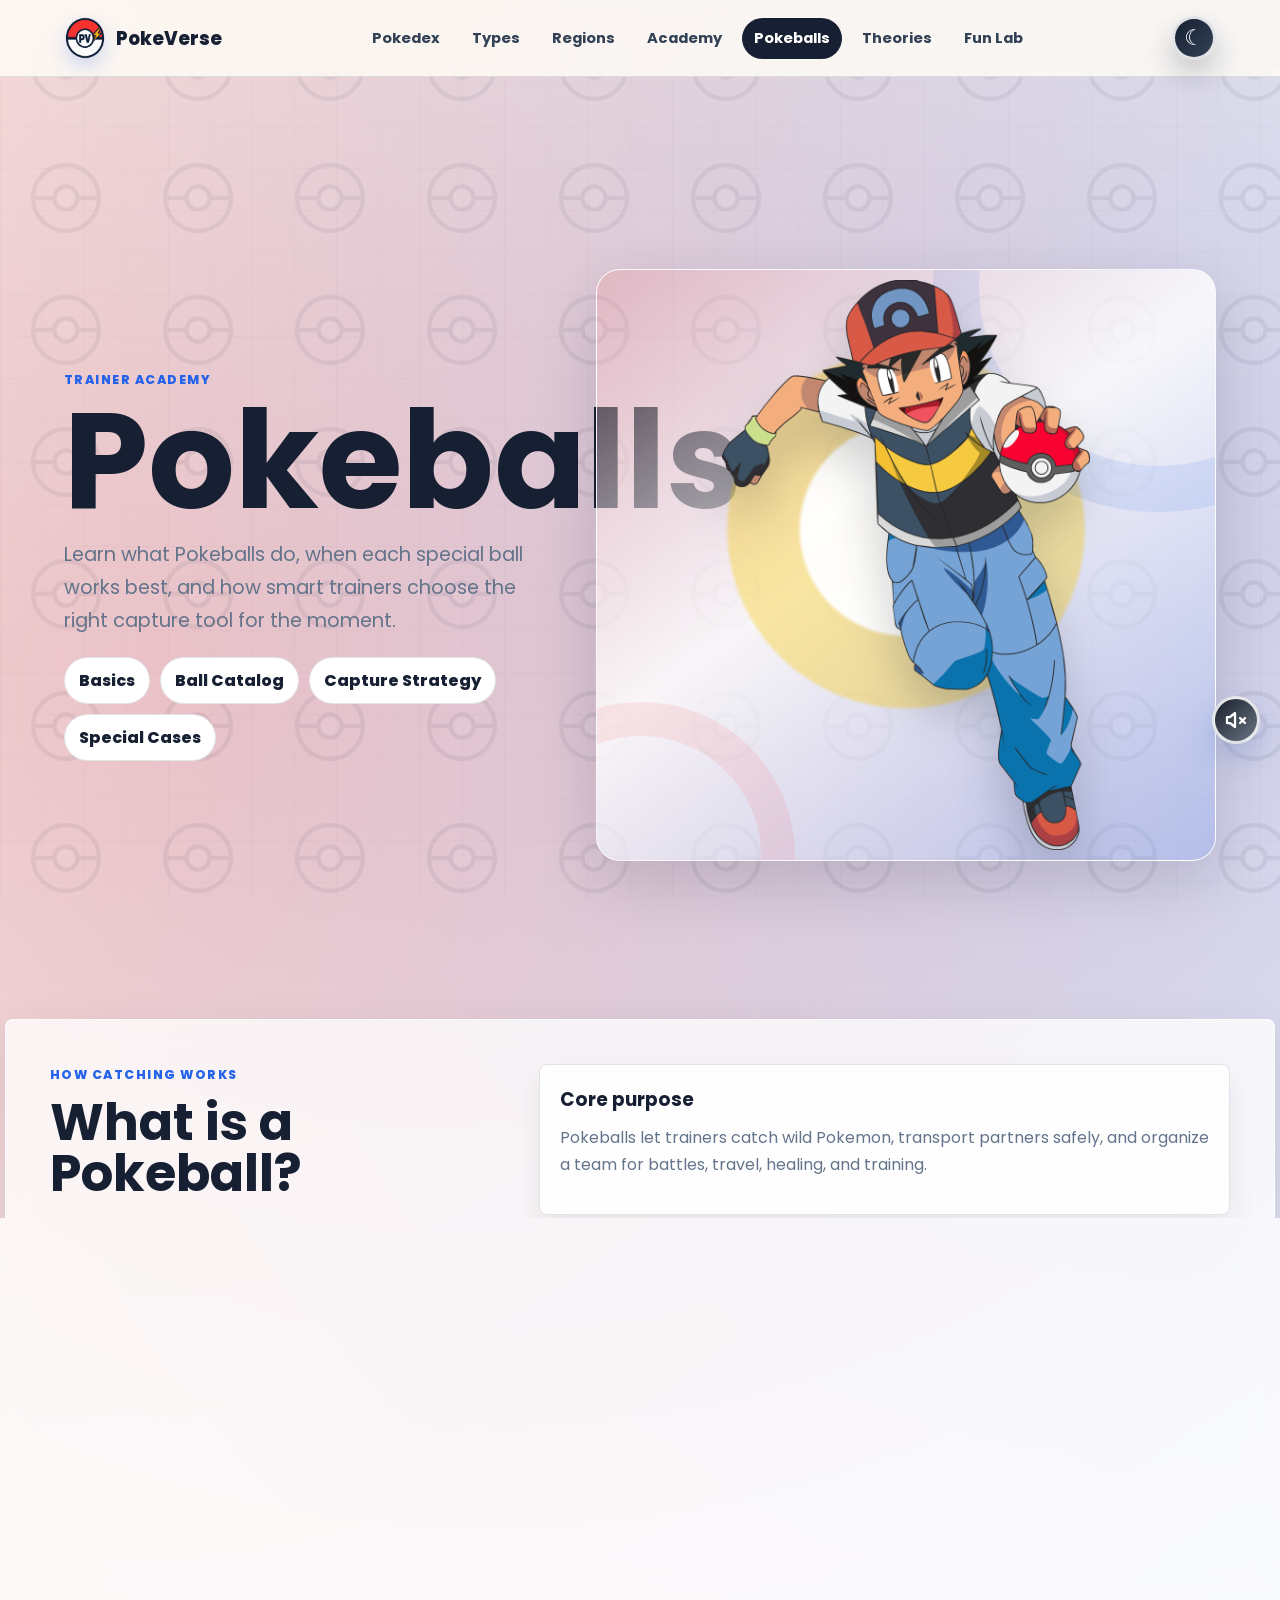
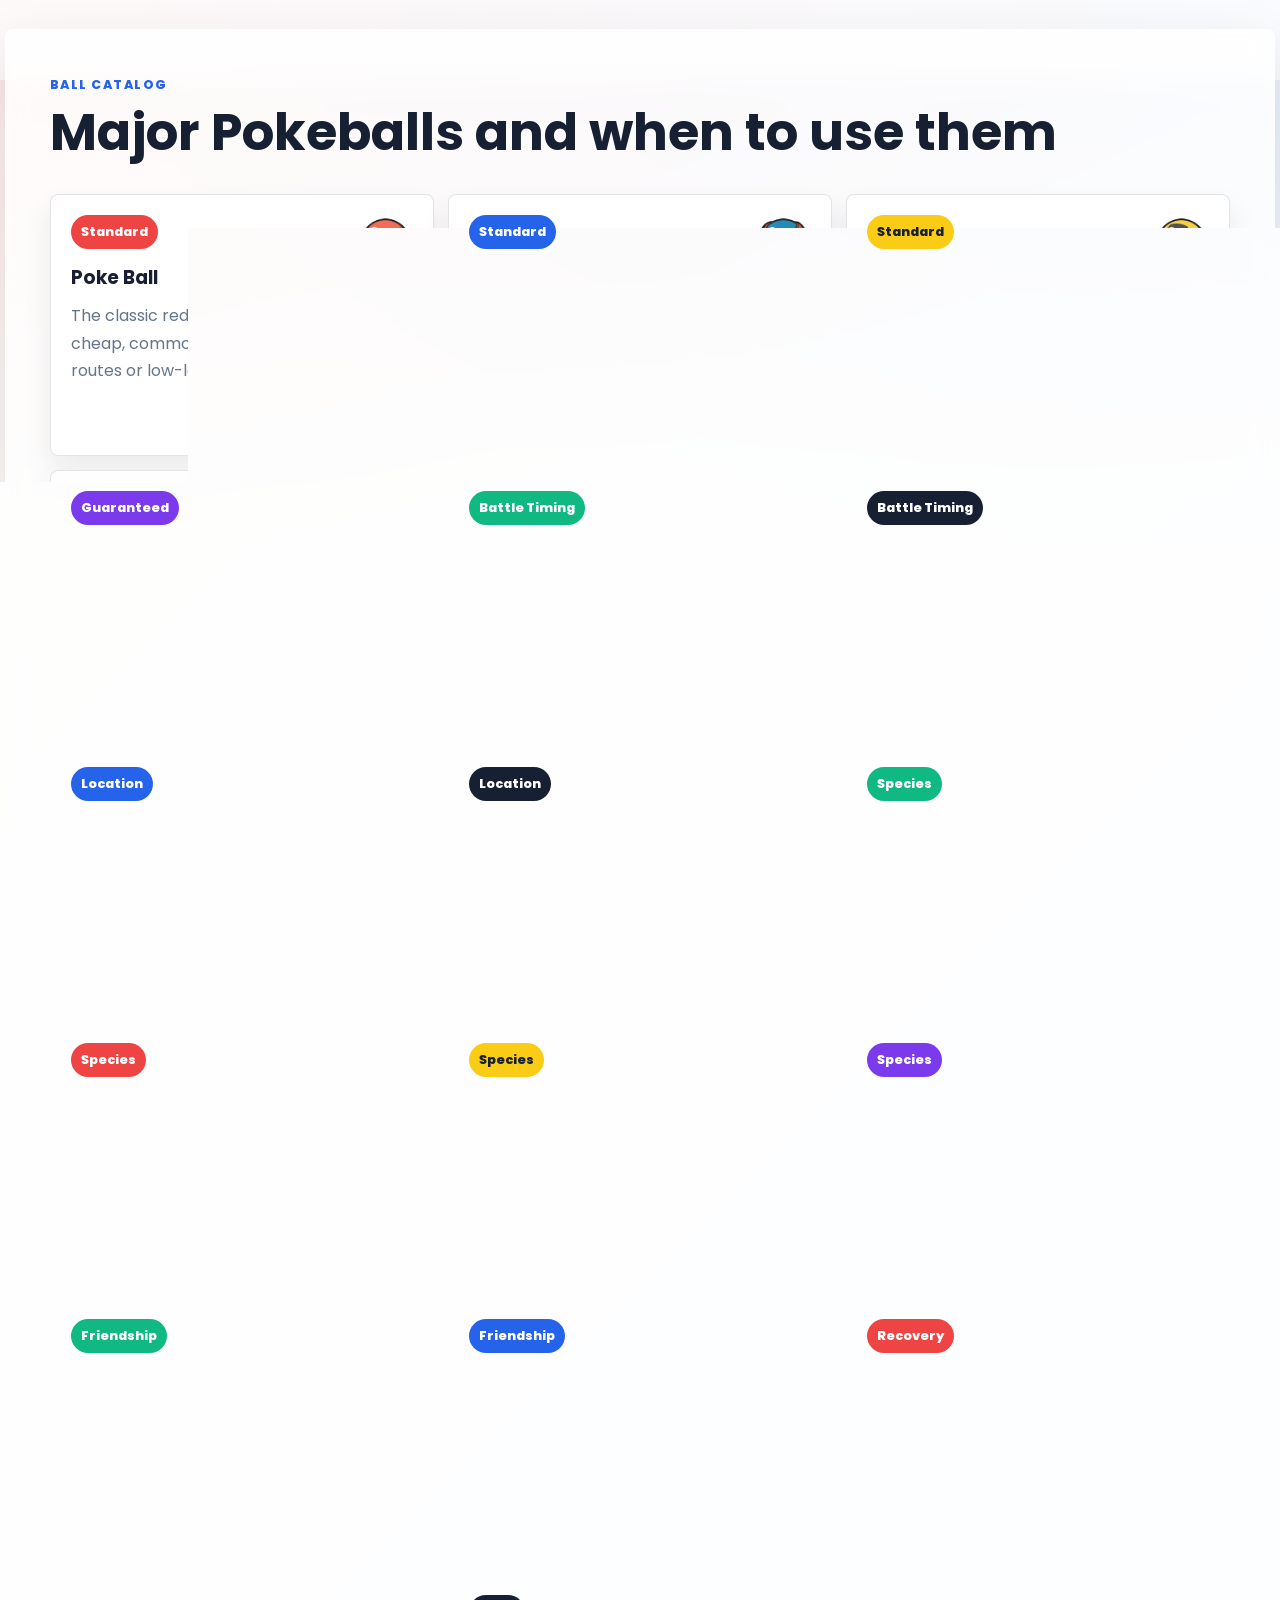
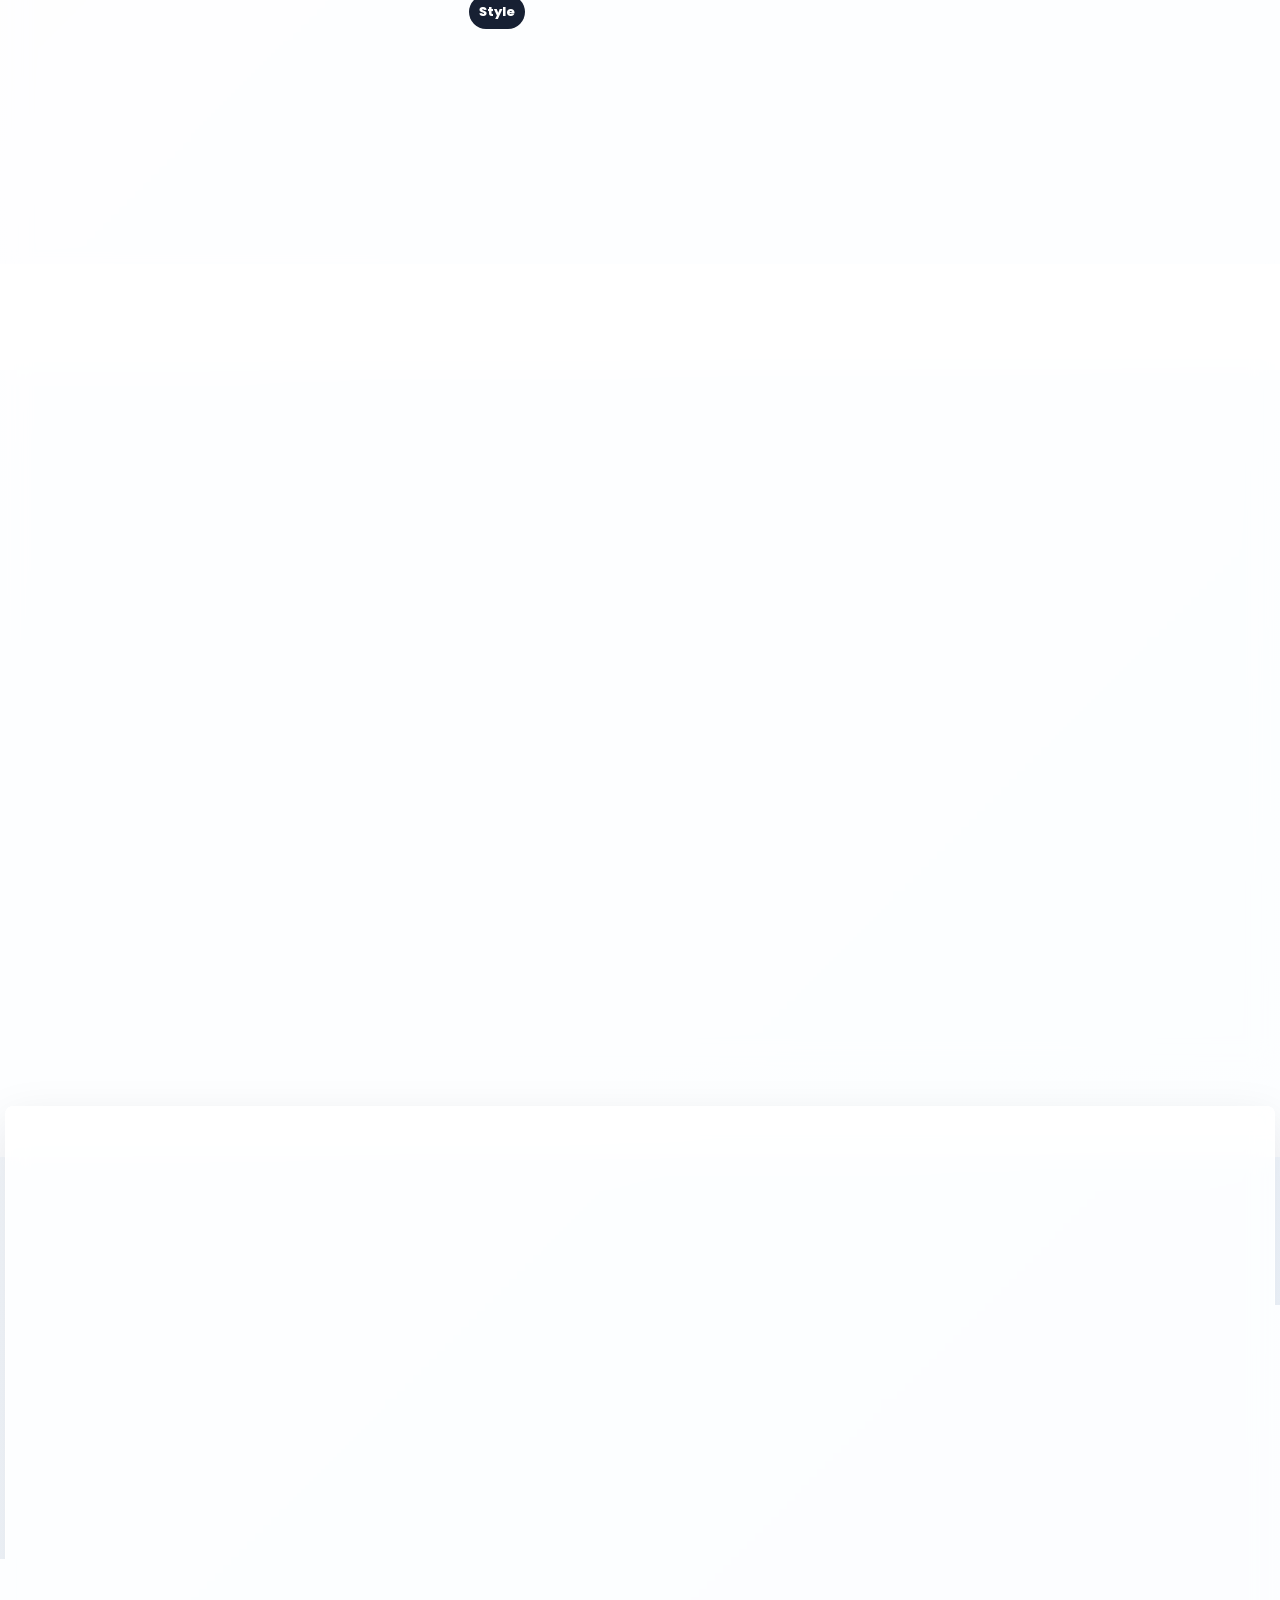
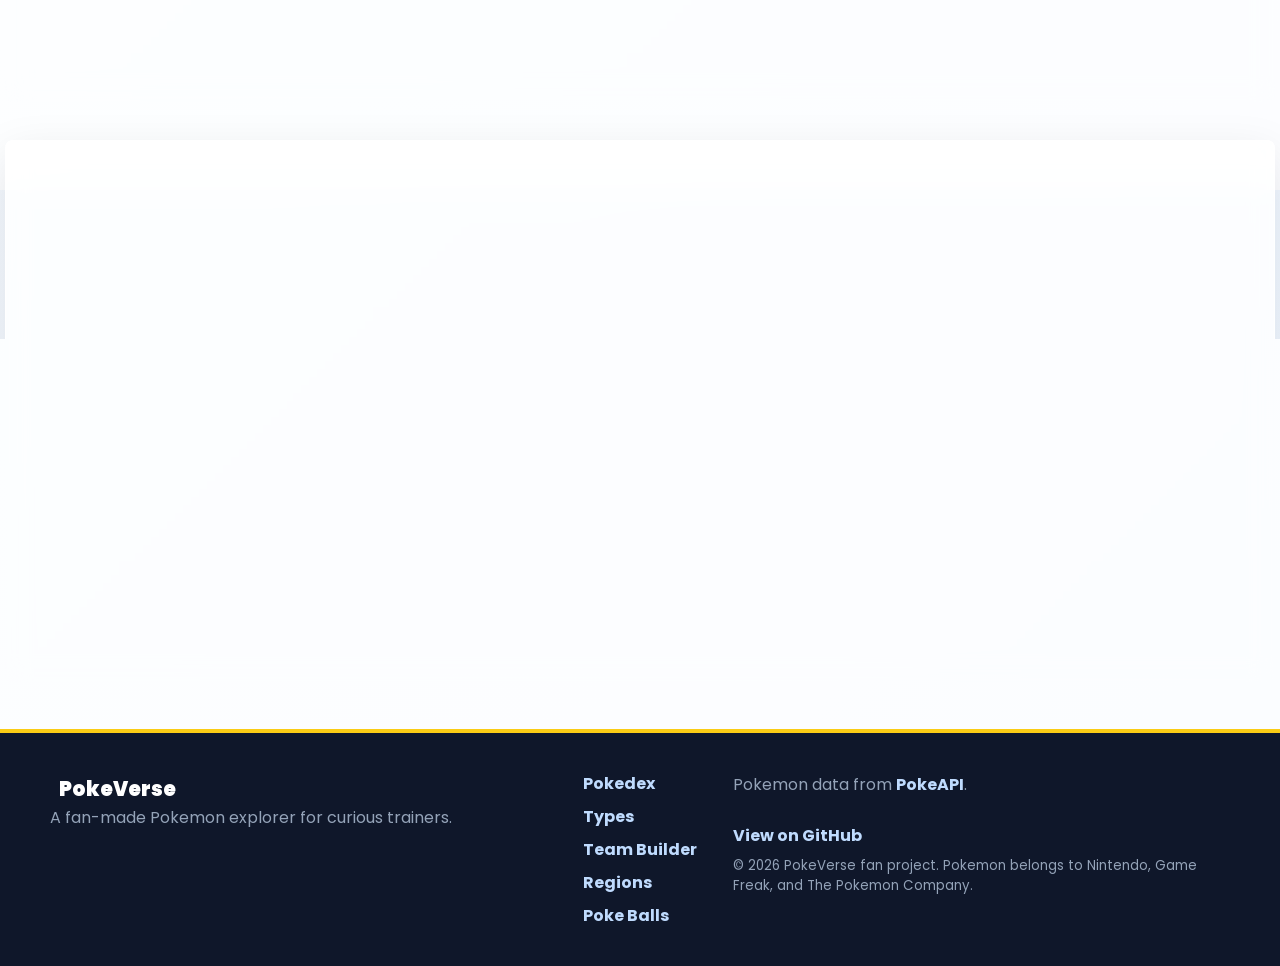
<file: html/pokeballs.html>
<!DOCTYPE html>
<html lang="en">
<head>
  <meta charset="UTF-8">
  <meta name="viewport" content="width=device-width, initial-scale=1.0">
  <meta name="color-scheme" content="light dark">
  <script>
    (() => {
      try {
        const savedTheme = localStorage.getItem("pokeVerseTheme");
        const preferredTheme = window.matchMedia("(prefers-color-scheme: dark)").matches ? "dark" : "light";
        document.documentElement.dataset.theme = savedTheme || preferredTheme;
      } catch (error) {
        document.documentElement.dataset.theme = "light";
      }
    })();
  </script>
  <title>PokeVerse - Pokeballs</title>
  <link rel="icon" type="image/png" href="../images/branding/pokeverse-logo.png">
  <link rel="stylesheet" href="../css/style.css">
</head>
<body class="pokeballs-page">
  <header class="site-header">
    <a class="brand" href="index.html" aria-label="PokeVerse home">
      <img class="brand-mark" src="../images/branding/pokeverse-logo.png" alt="" width="42" height="42">
      <span>PokeVerse</span>
    </a>

    <nav class="site-nav" aria-label="Main navigation">
      <a href="index.html#pokedex">Pokedex</a>
      <a href="index.html#types">Types</a>
      <a href="regions.html">Regions</a>
      <a href="index.html#academy">Academy</a>
      <a href="pokeballs.html">Pokeballs</a>
      <a href="theories.html">Theories</a>
      <a href="index.html#funLab">Fun Lab</a>
    </nav>
  </header>

  <main>
    <section class="pokeballs-hero">
      <div>
        <p class="eyebrow">Trainer academy</p>
        <h1>Pokeballs</h1>
        <p class="hero-lead">
          Learn what Pokeballs do, when each special ball works best, and how
          smart trainers choose the right capture tool for the moment.
        </p>
        <div class="quick-actions">
          <a class="pill-link" href="#basics">Basics</a>
          <a class="pill-link" href="#catalog">Ball Catalog</a>
          <a class="pill-link" href="#strategy">Capture Strategy</a>
          <a class="pill-link" href="#special">Special Cases</a>
        </div>
      </div>

      <figure class="ash-hero-visual">
        <img src="../images/ash-holding-pokeball.png" alt="Ash Ketchum running forward while holding a Pokeball">
        <figcaption class="sr-only">Official Ash Ketchum artwork from Pokemon the Series: Diamond and Pearl.</figcaption>
      </figure>
    </section>

    <section class="section-shell split-section" id="basics">
      <div>
        <p class="eyebrow">How catching works</p>
        <h2>What is a Pokeball?</h2>
        <p>
          A Pokeball is a trainer's main capture and storage device. In Pokemon
          stories, it safely holds a Pokemon in a compact state and can release it
          again whenever the trainer sends it out.
        </p>
      </div>
      <div class="research-list">
        <article>
          <h3>Core purpose</h3>
          <p>Pokeballs let trainers catch wild Pokemon, transport partners safely, and organize a team for battles, travel, healing, and training.</p>
        </article>
        <article>
          <h3>Catch rate idea</h3>
          <p>Most games calculate capture using the Pokemon's species catch rate, remaining HP, status condition, ball bonus, and other special rules.</p>
        </article>
        <article>
          <h3>Trainer choice</h3>
          <p>The best ball is not always the most expensive one. Location, Pokemon type, battle length, time of day, and evolution method can all matter.</p>
        </article>
      </div>
    </section>

    <section class="section-shell" id="catalog">
      <div class="section-heading">
        <div>
          <p class="eyebrow">Ball catalog</p>
          <h2>Major Pokeballs and when to use them</h2>
        </div>
      </div>

      <div class="pokeball-grid">
        <article class="pokeball-card ball-poke">
          <span class="ball-chip chip-red">Standard</span>
          <h3>Poke Ball</h3>
          <p>The classic red-and-white ball. It is cheap, common, and best for early routes or low-level Pokemon.</p>
        </article>
        <article class="pokeball-card ball-great">
          <span class="ball-chip chip-blue">Standard</span>
          <h3>Great Ball</h3>
          <p>A stronger everyday ball than the Poke Ball. It is useful once wild Pokemon become harder to catch.</p>
        </article>
        <article class="pokeball-card ball-ultra">
          <span class="ball-chip chip-yellow">Standard</span>
          <h3>Ultra Ball</h3>
          <p>A powerful general-purpose option. Trainers often rely on it for rare Pokemon when no special ball fits better.</p>
        </article>
        <article class="pokeball-card ball-master">
          <span class="ball-chip chip-purple">Guaranteed</span>
          <h3>Master Ball</h3>
          <p>A legendary ball with a guaranteed capture in most main games. Save it for a roaming, shiny, or very important Pokemon.</p>
        </article>
        <article class="pokeball-card ball-quick">
          <span class="ball-chip chip-green">Battle Timing</span>
          <h3>Quick Ball</h3>
          <p>Works best at the very start of a wild battle. Throw it on turn one for the biggest benefit.</p>
        </article>
        <article class="pokeball-card ball-timer">
          <span class="ball-chip chip-dark">Battle Timing</span>
          <h3>Timer Ball</h3>
          <p>Gets better as a battle lasts longer. It is excellent for tough legendary encounters after many turns.</p>
        </article>
        <article class="pokeball-card ball-dive">
          <span class="ball-chip chip-blue">Location</span>
          <h3>Dive Ball</h3>
          <p>Great for Pokemon found while surfing, fishing, or underwater depending on the game.</p>
        </article>
        <article class="pokeball-card ball-dusk">
          <span class="ball-chip chip-dark">Location</span>
          <h3>Dusk Ball</h3>
          <p>Strong in caves and at night. It is one of the best choices for dark areas and late-night hunts.</p>
        </article>
        <article class="pokeball-card ball-net">
          <span class="ball-chip chip-green">Species</span>
          <h3>Net Ball</h3>
          <p>Specialized for Water-type and Bug-type Pokemon. Perfect for ponds, oceans, forests, and bug-catching routes.</p>
        </article>
        <article class="pokeball-card ball-repeat">
          <span class="ball-chip chip-red">Species</span>
          <h3>Repeat Ball</h3>
          <p>Works better on Pokemon species already registered in the Pokedex. Handy for breeding, forms, and nature hunting.</p>
        </article>
        <article class="pokeball-card ball-level">
          <span class="ball-chip chip-yellow">Species</span>
          <h3>Level Ball</h3>
          <p>More effective when your active Pokemon is much higher level than the wild Pokemon.</p>
        </article>
        <article class="pokeball-card ball-moon">
          <span class="ball-chip chip-purple">Species</span>
          <h3>Moon Ball</h3>
          <p>Designed for Pokemon families connected to Moon Stones. It is also loved by collectors for its beautiful design.</p>
        </article>
        <article class="pokeball-card ball-luxury">
          <span class="ball-chip chip-green">Friendship</span>
          <h3>Luxury Ball</h3>
          <p>Makes friendship grow faster after capture. Use it for Pokemon that evolve through friendship.</p>
        </article>
        <article class="pokeball-card ball-friend">
          <span class="ball-chip chip-blue">Friendship</span>
          <h3>Friend Ball</h3>
          <p>Starts the captured Pokemon with higher friendship. It is excellent for friendship evolutions and cozy team themes.</p>
        </article>
        <article class="pokeball-card ball-heal">
          <span class="ball-chip chip-red">Recovery</span>
          <h3>Heal Ball</h3>
          <p>Restores the captured Pokemon's HP and status after capture. Useful during long trips away from a Pokemon Center.</p>
        </article>
        <article class="pokeball-card ball-premier">
          <span class="ball-chip chip-dark">Style</span>
          <h3>Premier Ball</h3>
          <p>A white commemorative ball with normal catching strength. Many trainers use it for style, rarity, or matching colors.</p>
        </article>
      </div>
    </section>

    <section class="section-shell" id="strategy">
      <div class="section-heading">
        <div>
          <p class="eyebrow">Capture strategy</p>
          <h2>How to improve your chances</h2>
        </div>
      </div>

      <div class="capture-steps">
        <article>
          <span>01</span>
          <h3>Lower HP safely</h3>
          <p>Weaken the Pokemon without knocking it out. False Swipe is famous because it leaves the target with at least 1 HP.</p>
        </article>
        <article>
          <span>02</span>
          <h3>Add a status condition</h3>
          <p>Sleep and paralysis are especially useful because they make capture easier and can reduce the target's ability to fight back.</p>
        </article>
        <article>
          <span>03</span>
          <h3>Pick the right ball</h3>
          <p>Use Quick Ball early, Dusk Ball at night or in caves, Net Ball on Water and Bug types, and Timer Ball in long battles.</p>
        </article>
        <article>
          <span>04</span>
          <h3>Plan for rare encounters</h3>
          <p>Bring extra balls, healing items, status moves, and a Pokemon that can survive long enough to keep the capture attempt steady.</p>
        </article>
        <article>
          <span>05</span>
          <h3>Use helpful abilities</h3>
          <p>Pokemon with abilities such as Static, Magnet Pull, or Flash Fire can make certain wild Pokemon easier to find before you start catching.</p>
        </article>
        <article>
          <span>06</span>
          <h3>Save before risky battles</h3>
          <p>Before legendary, shiny, or one-time encounters, save first so a knockout, escape, or empty bag does not end the chance forever.</p>
        </article>
      </div>
    </section>

    <section class="section-shell" id="special">
      <div class="section-heading">
        <div>
          <p class="eyebrow">Special knowledge</p>
          <h2>Things trainers should remember</h2>
        </div>
      </div>

      <div class="mystery-grid answer-grid">
        <article>
          <h3>Apricorn balls</h3>
          <p>Johto is famous for Apricorn-based balls such as Fast Ball, Heavy Ball, Level Ball, Love Ball, Lure Ball, Friend Ball, and Moon Ball.</p>
        </article>
        <article>
          <h3>Design matters</h3>
          <p>Some trainers choose balls for color themes, animation effects, or personality. A Premier Ball team feels different from a Dusk Ball team.</p>
        </article>
        <article>
          <h3>Game rules can change</h3>
          <p>Exact bonuses and availability vary by game, so always check the rules for the specific Pokemon title you are playing.</p>
        </article>
        <article>
          <h3>Ball inheritance</h3>
          <p>In many newer games, breeding can pass down the captured Pokemon's ball, so collectors often plan the ball before catching.</p>
        </article>
        <article>
          <h3>Box organization helps</h3>
          <p>Naming boxes by purpose, region, type, or ball style makes it much easier to find rare catches and build themed teams later.</p>
        </article>
        <article>
          <h3>Rare balls feel special</h3>
          <p>Master Balls, Apricorn Balls, Beast Balls, and event balls can be limited, so think carefully before using them on common encounters.</p>
        </article>
      </div>
    </section>

    <section class="section-shell" id="quickPick">
      <div class="section-heading">
        <div>
          <p class="eyebrow">Quick pick guide</p>
          <h2>Which ball should I grab?</h2>
        </div>
      </div>

      <div class="mystery-grid answer-grid">
        <article>
          <h3>First turn of battle</h3>
          <p>Try a Quick Ball immediately. It is built for fast attempts before the Pokemon has been weakened.</p>
        </article>
        <article>
          <h3>Night or cave hunt</h3>
          <p>Use a Dusk Ball when the setting is dark. It is one of the easiest upgrades to remember.</p>
        </article>
        <article>
          <h3>Long legendary fight</h3>
          <p>Use Timer Balls after the battle drags on, especially once HP is low and status is already applied.</p>
        </article>
        <article>
          <h3>Friendship evolution</h3>
          <p>Use Luxury Ball or Friend Ball when the Pokemon evolves through friendship or you want a softer team theme.</p>
        </article>
      </div>
    </section>
  </main>
  <script src="../js/app.js"></script>
</body>
</html>
</file>
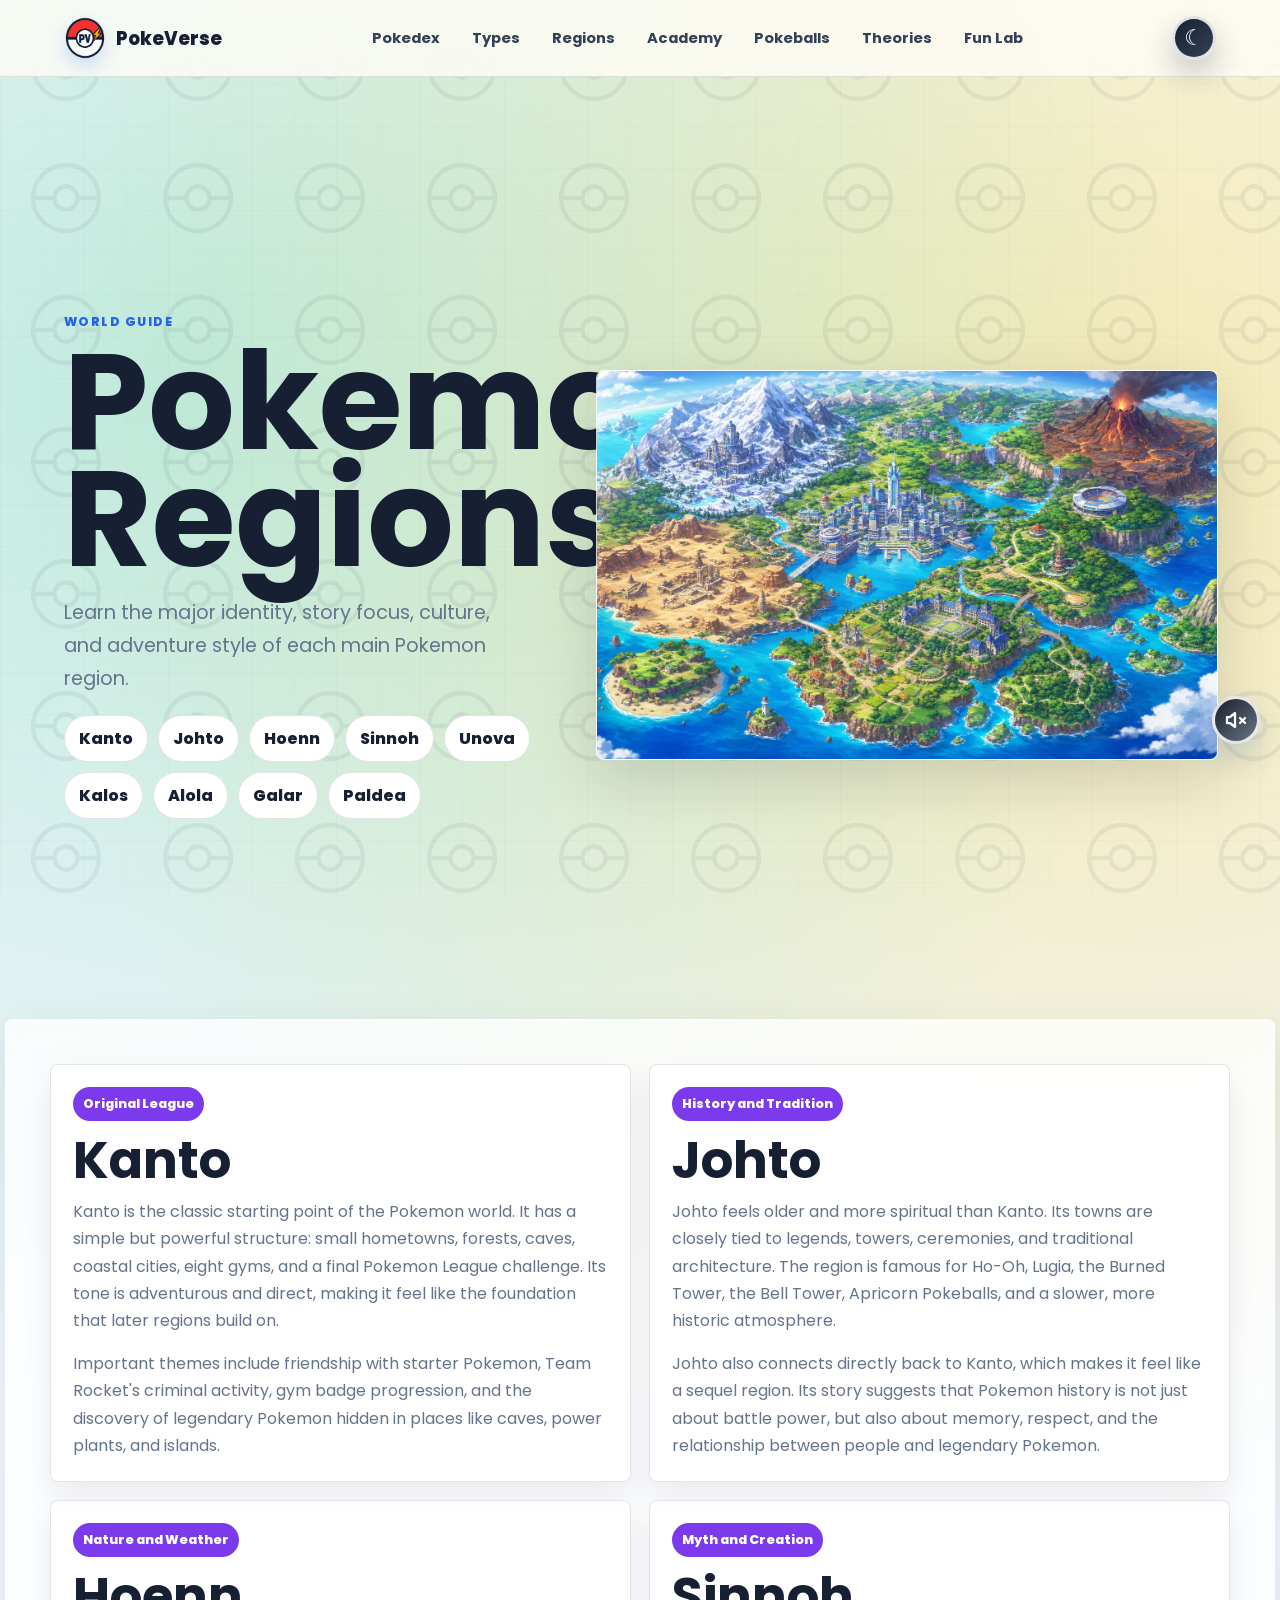
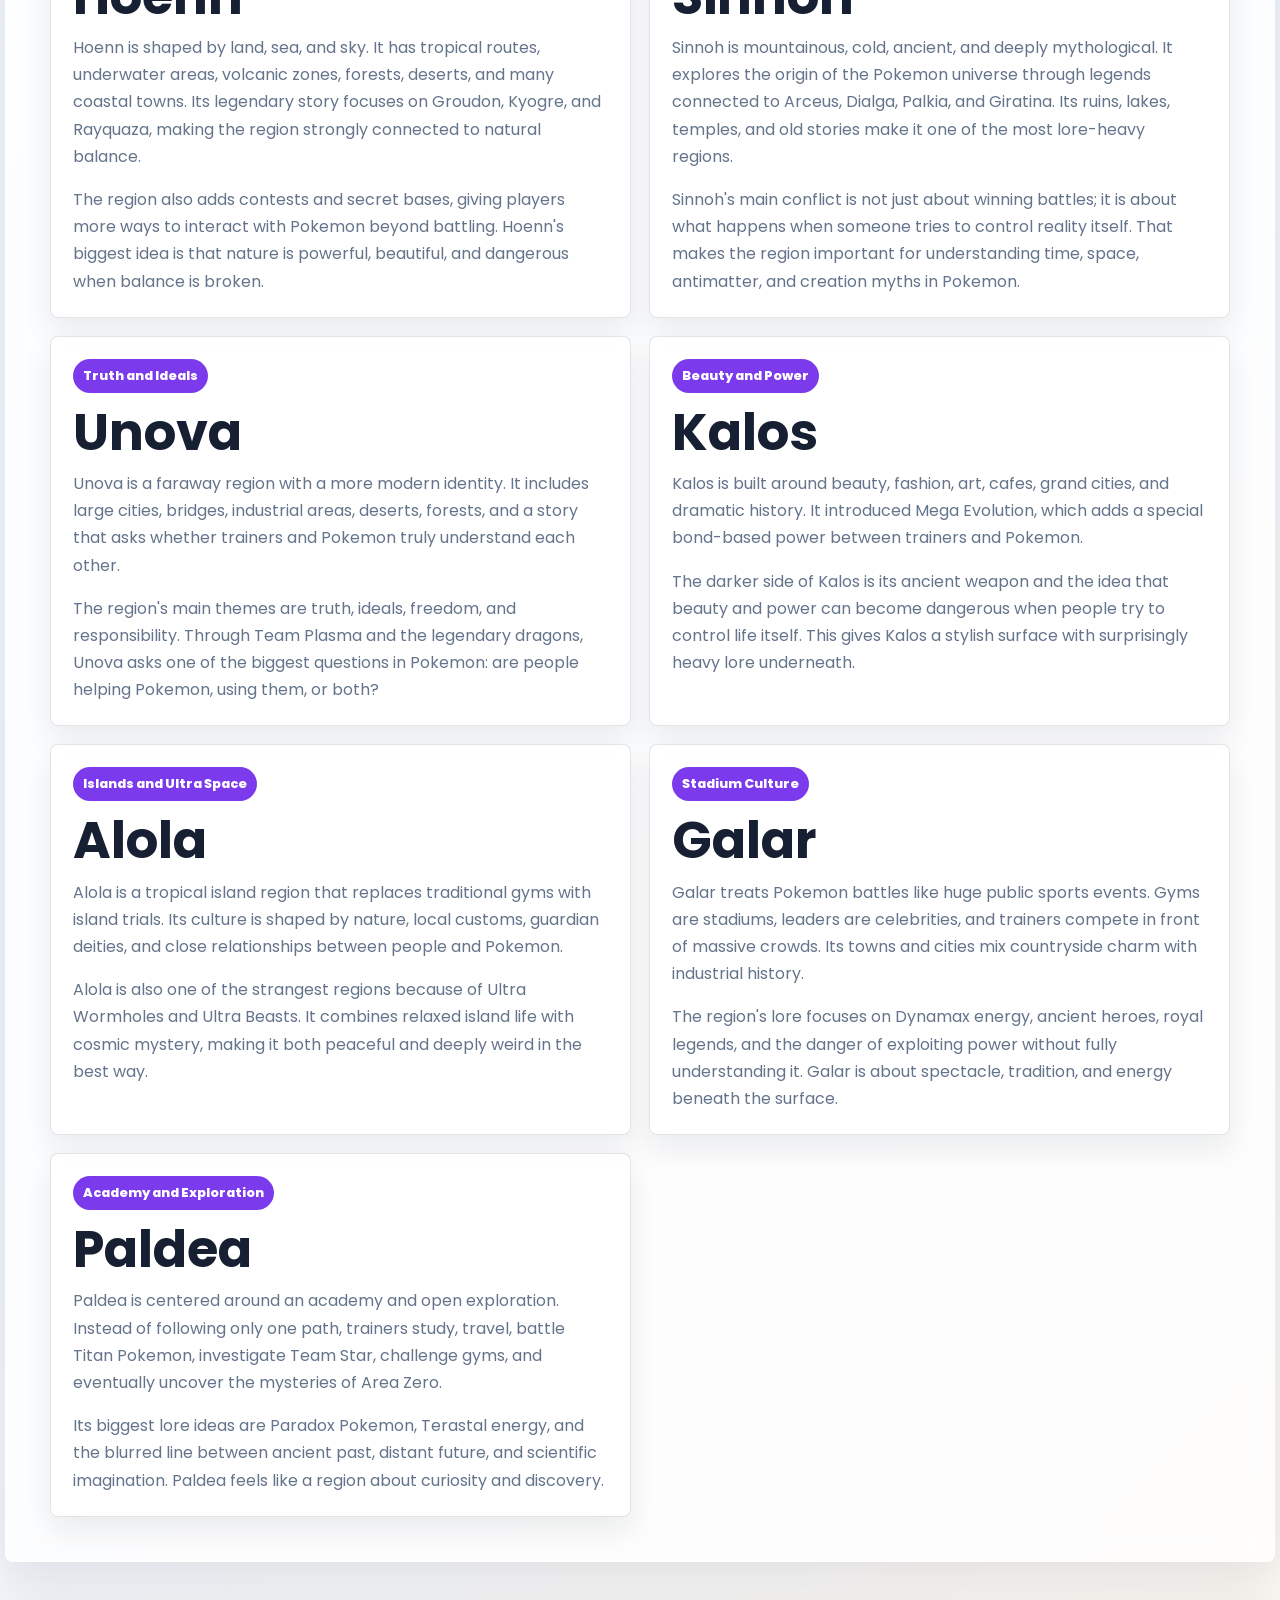
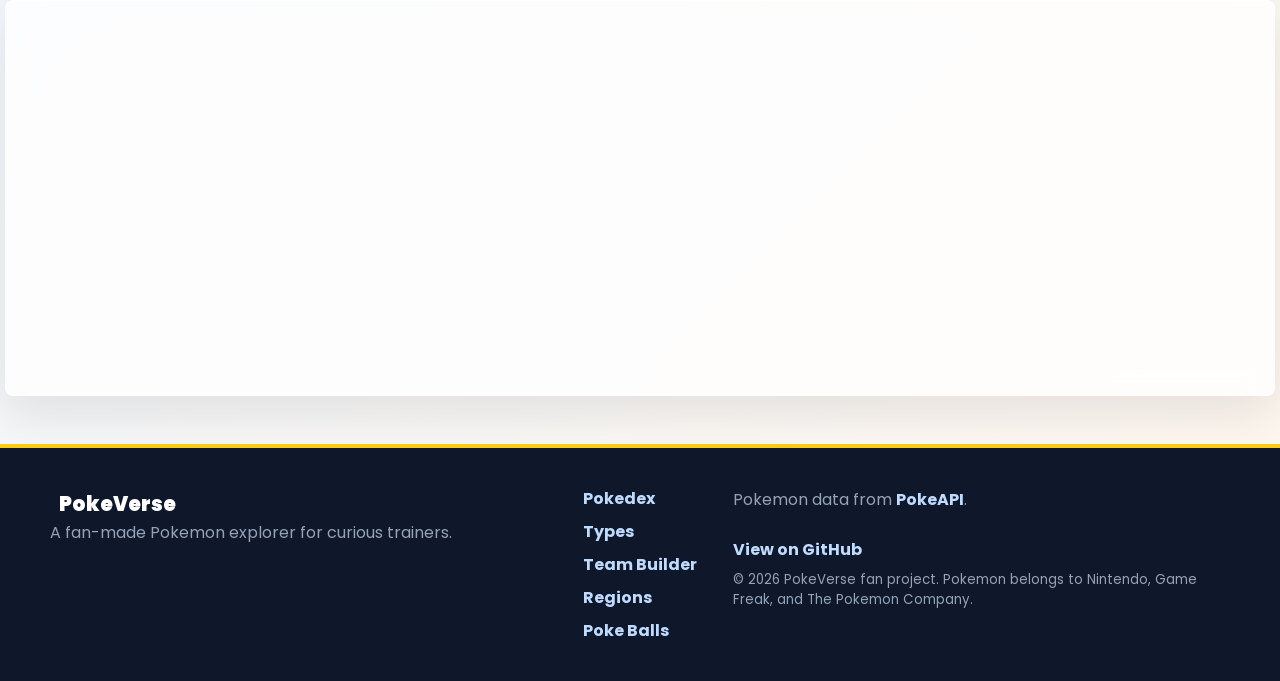
<file: html/regions.html>
<!DOCTYPE html>
<html lang="en">
<head>
  <meta charset="UTF-8">
  <meta name="viewport" content="width=device-width, initial-scale=1.0">
  <meta name="color-scheme" content="light dark">
  <script>
    (() => {
      try {
        const savedTheme = localStorage.getItem("pokeVerseTheme");
        const preferredTheme = window.matchMedia("(prefers-color-scheme: dark)").matches ? "dark" : "light";
        document.documentElement.dataset.theme = savedTheme || preferredTheme;
      } catch (error) {
        document.documentElement.dataset.theme = "light";
      }
    })();
  </script>
  <title>PokeVerse - Regions</title>
  <link rel="icon" type="image/png" href="../images/branding/pokeverse-logo.png">
  <link rel="stylesheet" href="../css/style.css">
</head>
<body class="regions-page">
  <header class="site-header">
    <a class="brand" href="index.html" aria-label="PokeVerse home">
      <img class="brand-mark" src="../images/branding/pokeverse-logo.png" alt="" width="42" height="42">
      <span>PokeVerse</span>
    </a>

    <nav class="site-nav" aria-label="Main navigation">
      <a href="index.html#pokedex">Pokedex</a>
      <a href="index.html#types">Types</a>
      <a href="index.html#regions">Regions</a>
      <a href="index.html#academy">Academy</a>
      <a href="pokeballs.html">Pokeballs</a>
      <a href="theories.html">Theories</a>
      <a href="index.html#funLab">Fun Lab</a>
    </nav>
  </header>

  <main>
    <section class="regions-hero">
      <div>
        <p class="eyebrow">World guide</p>
        <h1>Pokemon Regions</h1>
        <p class="hero-lead">
          Learn the major identity, story focus, culture, and adventure style of
          each main Pokemon region.
        </p>
        <div class="quick-actions">
          <a class="pill-link" href="#kanto">Kanto</a>
          <a class="pill-link" href="#johto">Johto</a>
          <a class="pill-link" href="#hoenn">Hoenn</a>
          <a class="pill-link" href="#sinnoh">Sinnoh</a>
          <a class="pill-link" href="#unova">Unova</a>
          <a class="pill-link" href="#kalos">Kalos</a>
          <a class="pill-link" href="#alola">Alola</a>
          <a class="pill-link" href="#galar">Galar</a>
          <a class="pill-link" href="#paldea">Paldea</a>
        </div>
      </div>
      <img class="regions-hero-img" src="../images/regions-overview.png" alt="Illustrated fantasy map collage of Pokemon-style regions">
    </section>

    <section class="section-shell region-detail-grid">
      <article class="region-detail-card" id="kanto">
        <span class="theory-tag">Original League</span>
        <h2>Kanto</h2>
        <p>Kanto is the classic starting point of the Pokemon world. It has a simple but powerful structure: small hometowns, forests, caves, coastal cities, eight gyms, and a final Pokemon League challenge. Its tone is adventurous and direct, making it feel like the foundation that later regions build on.</p>
        <p>Important themes include friendship with starter Pokemon, Team Rocket's criminal activity, gym badge progression, and the discovery of legendary Pokemon hidden in places like caves, power plants, and islands.</p>
      </article>

      <article class="region-detail-card" id="johto">
        <span class="theory-tag">History and Tradition</span>
        <h2>Johto</h2>
        <p>Johto feels older and more spiritual than Kanto. Its towns are closely tied to legends, towers, ceremonies, and traditional architecture. The region is famous for Ho-Oh, Lugia, the Burned Tower, the Bell Tower, Apricorn Pokeballs, and a slower, more historic atmosphere.</p>
        <p>Johto also connects directly back to Kanto, which makes it feel like a sequel region. Its story suggests that Pokemon history is not just about battle power, but also about memory, respect, and the relationship between people and legendary Pokemon.</p>
      </article>

      <article class="region-detail-card" id="hoenn">
        <span class="theory-tag">Nature and Weather</span>
        <h2>Hoenn</h2>
        <p>Hoenn is shaped by land, sea, and sky. It has tropical routes, underwater areas, volcanic zones, forests, deserts, and many coastal towns. Its legendary story focuses on Groudon, Kyogre, and Rayquaza, making the region strongly connected to natural balance.</p>
        <p>The region also adds contests and secret bases, giving players more ways to interact with Pokemon beyond battling. Hoenn's biggest idea is that nature is powerful, beautiful, and dangerous when balance is broken.</p>
      </article>

      <article class="region-detail-card" id="sinnoh">
        <span class="theory-tag">Myth and Creation</span>
        <h2>Sinnoh</h2>
        <p>Sinnoh is mountainous, cold, ancient, and deeply mythological. It explores the origin of the Pokemon universe through legends connected to Arceus, Dialga, Palkia, and Giratina. Its ruins, lakes, temples, and old stories make it one of the most lore-heavy regions.</p>
        <p>Sinnoh's main conflict is not just about winning battles; it is about what happens when someone tries to control reality itself. That makes the region important for understanding time, space, antimatter, and creation myths in Pokemon.</p>
      </article>

      <article class="region-detail-card" id="unova">
        <span class="theory-tag">Truth and Ideals</span>
        <h2>Unova</h2>
        <p>Unova is a faraway region with a more modern identity. It includes large cities, bridges, industrial areas, deserts, forests, and a story that asks whether trainers and Pokemon truly understand each other.</p>
        <p>The region's main themes are truth, ideals, freedom, and responsibility. Through Team Plasma and the legendary dragons, Unova asks one of the biggest questions in Pokemon: are people helping Pokemon, using them, or both?</p>
      </article>

      <article class="region-detail-card" id="kalos">
        <span class="theory-tag">Beauty and Power</span>
        <h2>Kalos</h2>
        <p>Kalos is built around beauty, fashion, art, cafes, grand cities, and dramatic history. It introduced Mega Evolution, which adds a special bond-based power between trainers and Pokemon.</p>
        <p>The darker side of Kalos is its ancient weapon and the idea that beauty and power can become dangerous when people try to control life itself. This gives Kalos a stylish surface with surprisingly heavy lore underneath.</p>
      </article>

      <article class="region-detail-card" id="alola">
        <span class="theory-tag">Islands and Ultra Space</span>
        <h2>Alola</h2>
        <p>Alola is a tropical island region that replaces traditional gyms with island trials. Its culture is shaped by nature, local customs, guardian deities, and close relationships between people and Pokemon.</p>
        <p>Alola is also one of the strangest regions because of Ultra Wormholes and Ultra Beasts. It combines relaxed island life with cosmic mystery, making it both peaceful and deeply weird in the best way.</p>
      </article>

      <article class="region-detail-card" id="galar">
        <span class="theory-tag">Stadium Culture</span>
        <h2>Galar</h2>
        <p>Galar treats Pokemon battles like huge public sports events. Gyms are stadiums, leaders are celebrities, and trainers compete in front of massive crowds. Its towns and cities mix countryside charm with industrial history.</p>
        <p>The region's lore focuses on Dynamax energy, ancient heroes, royal legends, and the danger of exploiting power without fully understanding it. Galar is about spectacle, tradition, and energy beneath the surface.</p>
      </article>

      <article class="region-detail-card" id="paldea">
        <span class="theory-tag">Academy and Exploration</span>
        <h2>Paldea</h2>
        <p>Paldea is centered around an academy and open exploration. Instead of following only one path, trainers study, travel, battle Titan Pokemon, investigate Team Star, challenge gyms, and eventually uncover the mysteries of Area Zero.</p>
        <p>Its biggest lore ideas are Paradox Pokemon, Terastal energy, and the blurred line between ancient past, distant future, and scientific imagination. Paldea feels like a region about curiosity and discovery.</p>
      </article>
    </section>

    <section class="section-shell" id="travelStyles">
      <div class="section-heading">
        <div>
          <p class="eyebrow">Trainer routes</p>
          <h2>Pick your region by adventure style</h2>
        </div>
      </div>

      <div class="mystery-grid answer-grid">
        <article>
          <h3>Classic badge journey</h3>
          <p>Choose Kanto, Johto, or Unova if you want a clear gym path, strong rival energy, and a traditional league climb.</p>
        </article>
        <article>
          <h3>Nature expedition</h3>
          <p>Choose Hoenn, Alola, or Paldea if you like oceans, islands, open routes, unusual habitats, and Pokemon shaped by environment.</p>
        </article>
        <article>
          <h3>Lore-heavy mystery</h3>
          <p>Choose Sinnoh, Kalos, Galar, or Paldea if you want ancient myths, hidden power sources, legends, and big history questions.</p>
        </article>
      </div>
    </section>
  </main>
  <script src="../js/app.js"></script>
</body>
</html>
</file>
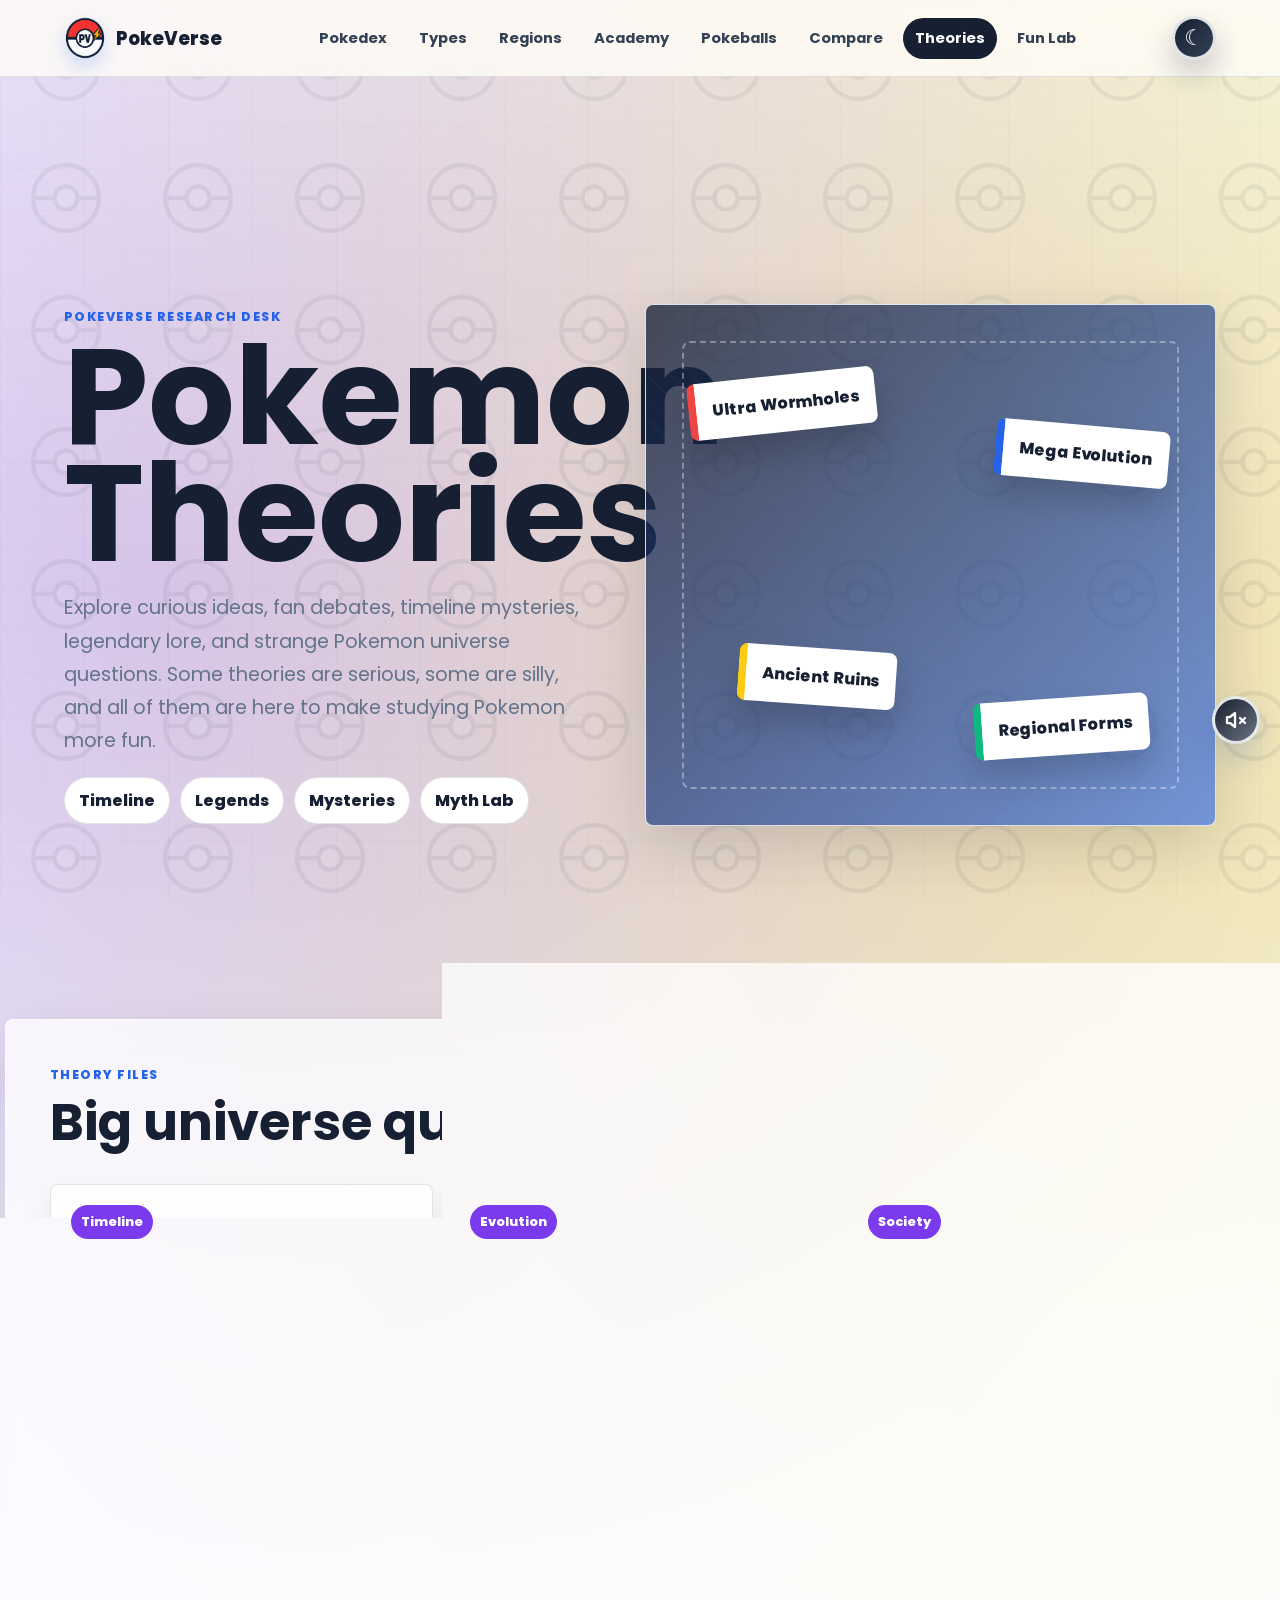
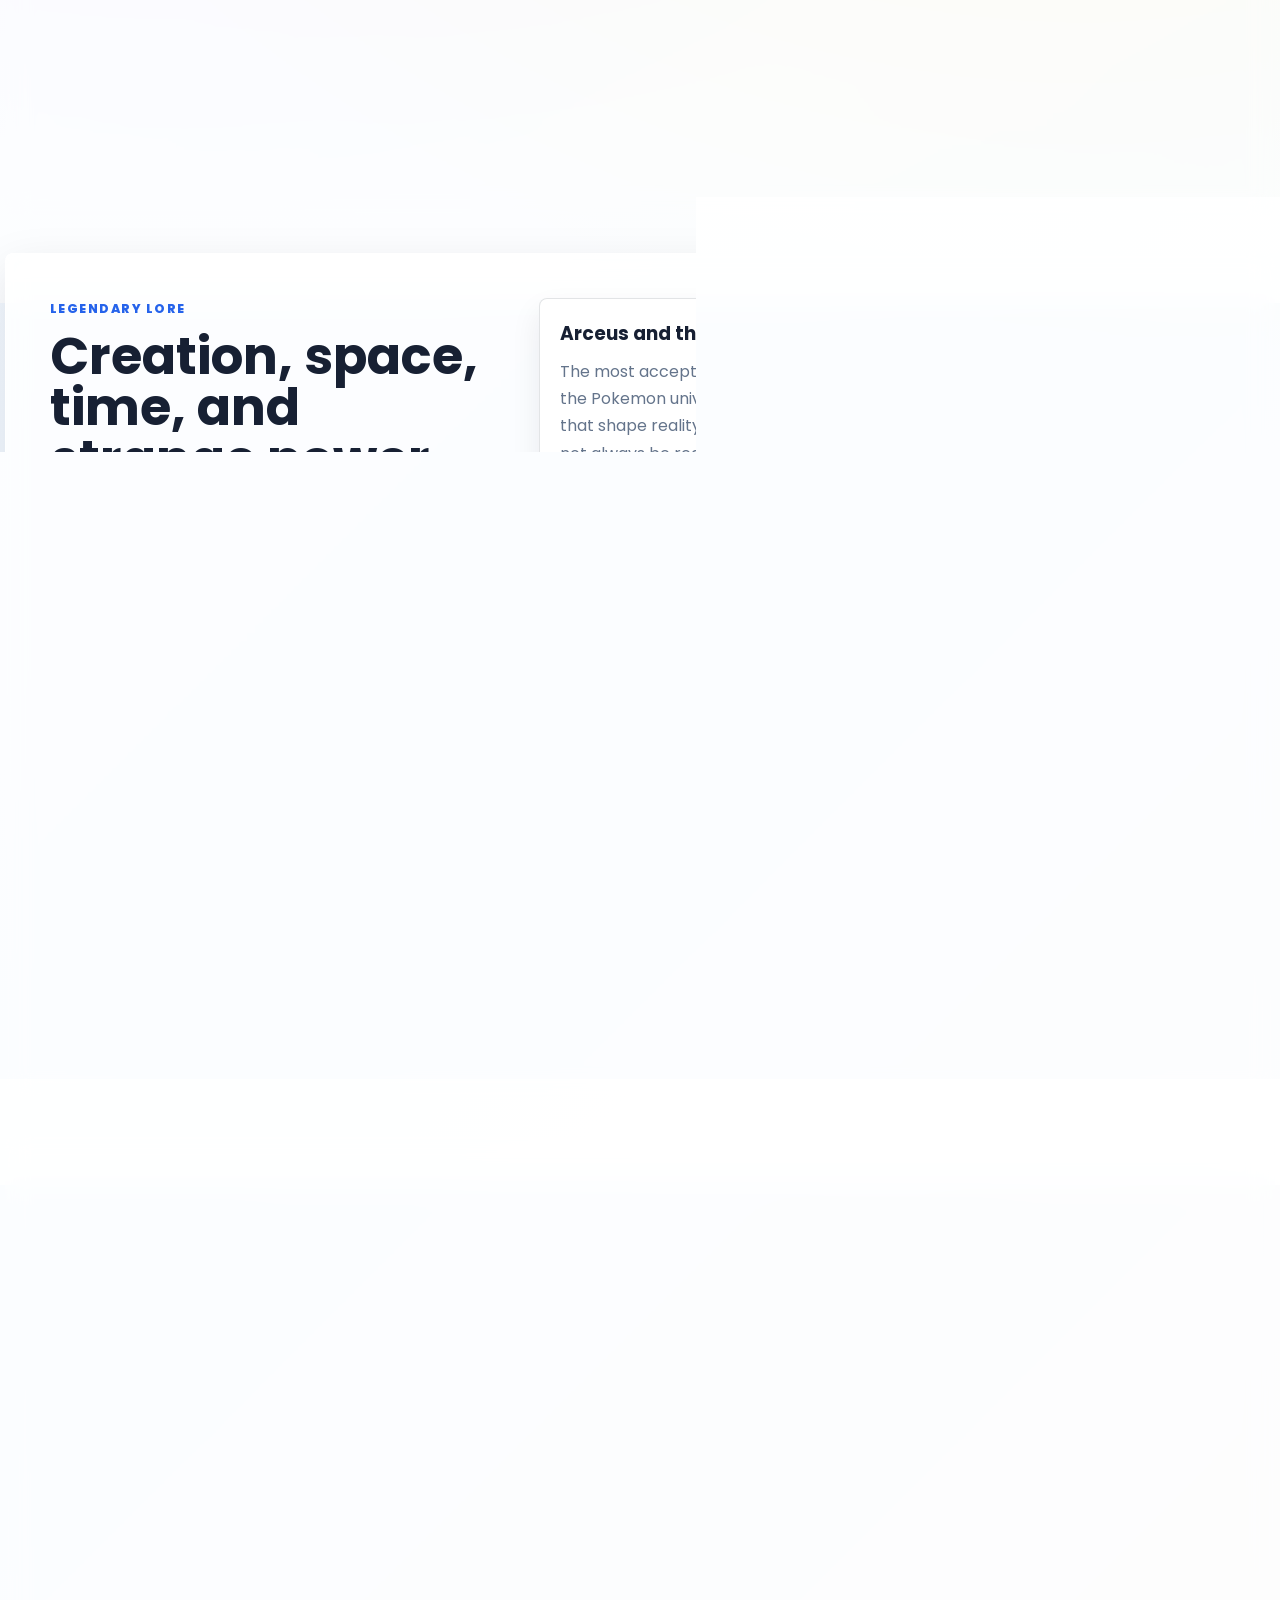
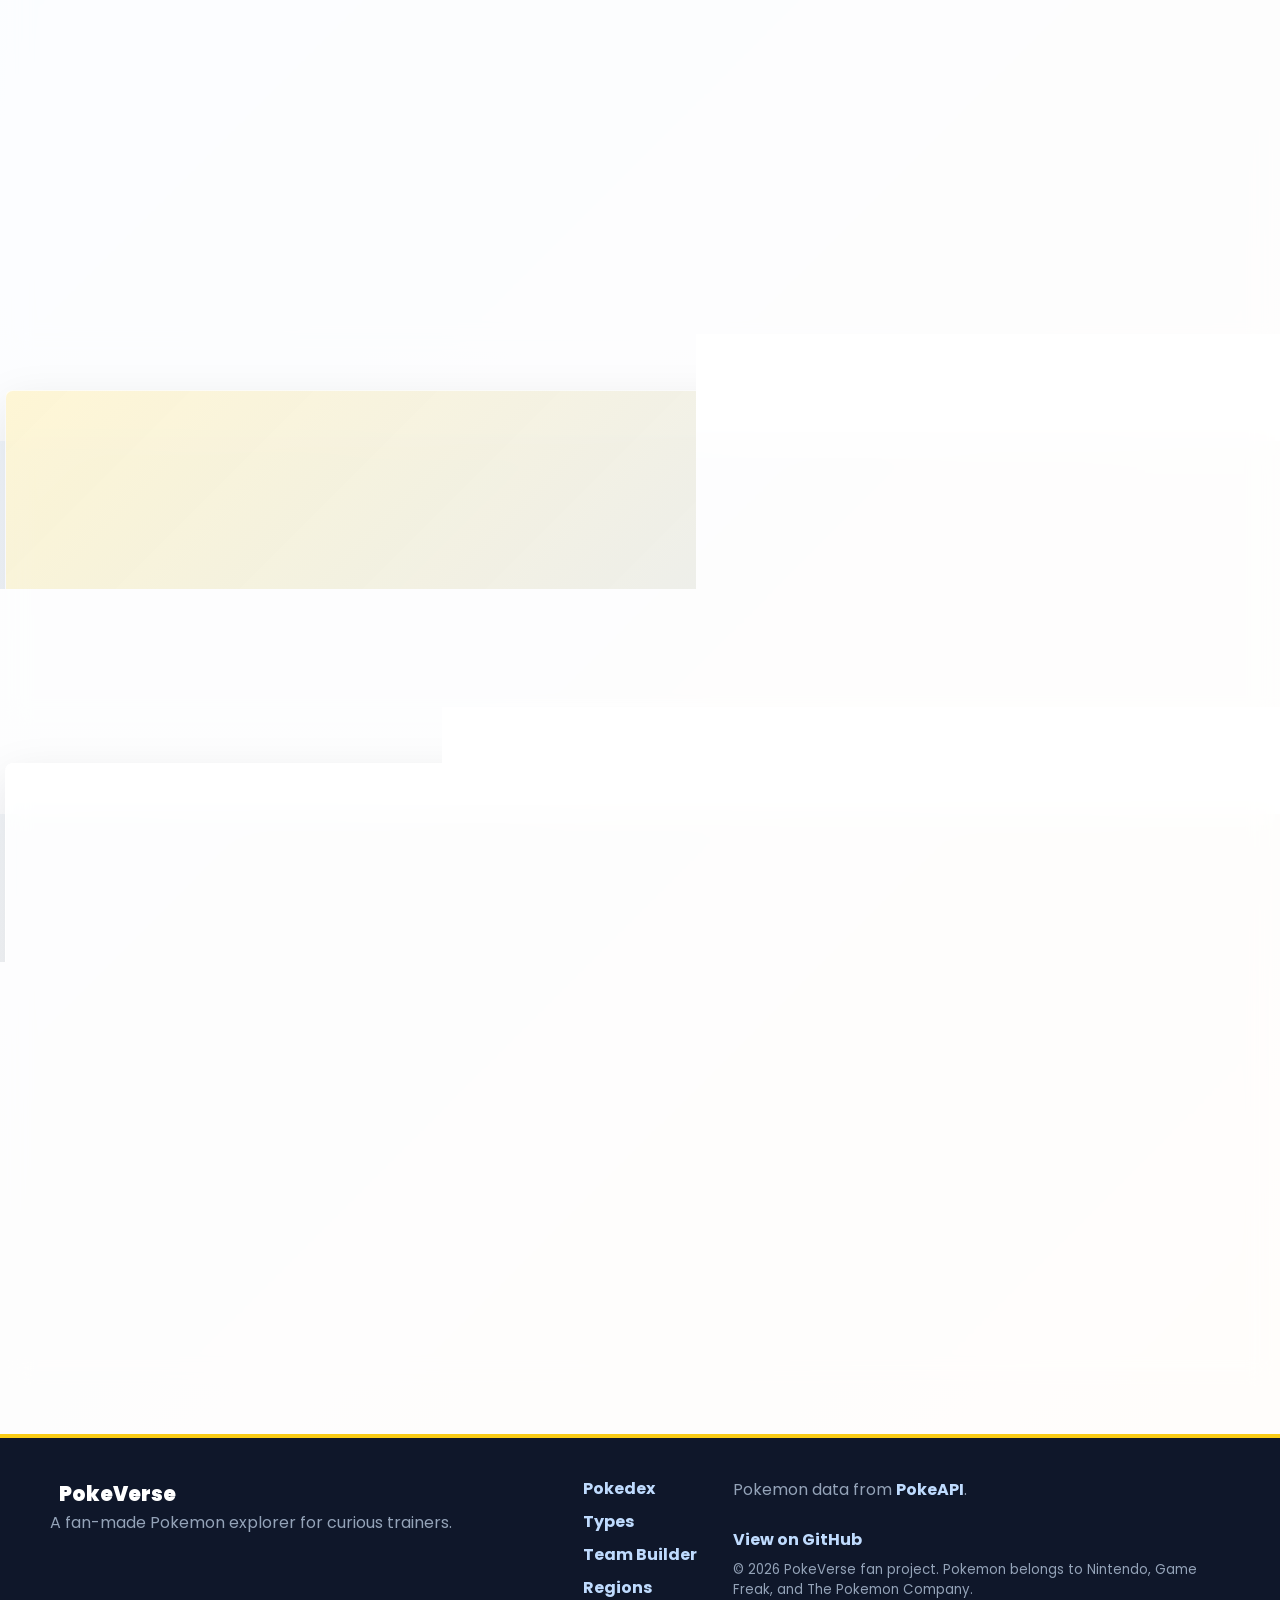
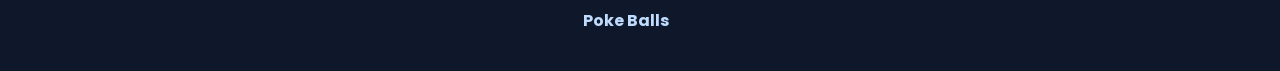
<file: html/theories.html>
<!DOCTYPE html>
<html lang="en">
<head>
  <meta charset="UTF-8">
  <meta name="viewport" content="width=device-width, initial-scale=1.0">
  <meta name="color-scheme" content="light dark">
  <script>
    (() => {
      try {
        const savedTheme = localStorage.getItem("pokeVerseTheme");
        const preferredTheme = window.matchMedia("(prefers-color-scheme: dark)").matches ? "dark" : "light";
        document.documentElement.dataset.theme = savedTheme || preferredTheme;
      } catch (error) {
        document.documentElement.dataset.theme = "light";
      }
    })();
  </script>
  <title>PokeVerse - Pokemon Theories</title>
  <link rel="icon" type="image/png" href="../images/branding/pokeverse-logo.png">
  <link rel="stylesheet" href="../css/style.css">
</head>
<body class="theory-page">
  <header class="site-header">
    <a class="brand" href="index.html" aria-label="PokeVerse home">
      <img class="brand-mark" src="../images/branding/pokeverse-logo.png" alt="" width="42" height="42">
      <span>PokeVerse</span>
    </a>

    <nav class="site-nav" aria-label="Main navigation">
      <a href="index.html#pokedex">Pokedex</a>
      <a href="index.html#types">Types</a>
      <a href="regions.html">Regions</a>
      <a href="index.html#academy">Academy</a>
      <a href="pokeballs.html">Pokeballs</a>
      <a href="index.html#compare">Compare</a>
      <a href="theories.html">Theories</a>
      <a href="index.html#funLab">Fun Lab</a>
    </nav>
  </header>

  <main>
    <section class="theory-hero">
      <div>
        <p class="eyebrow">PokeVerse research desk</p>
        <h1>Pokemon Theories</h1>
        <p class="hero-lead">
          Explore curious ideas, fan debates, timeline mysteries, legendary lore,
          and strange Pokemon universe questions. Some theories are serious, some
          are silly, and all of them are here to make studying Pokemon more fun.
        </p>
        <div class="quick-actions">
          <a class="pill-link" href="#timeline">Timeline</a>
          <a class="pill-link" href="#legends">Legends</a>
          <a class="pill-link" href="#mysteries">Mysteries</a>
          <a class="pill-link" href="#mythLab">Myth Lab</a>
        </div>
      </div>
      <div class="theory-board" aria-label="Research board">
        <span class="board-card board-card-red">Ultra Wormholes</span>
        <span class="board-card board-card-blue">Mega Evolution</span>
        <span class="board-card board-card-yellow">Ancient Ruins</span>
        <span class="board-card board-card-green">Regional Forms</span>
      </div>
    </section>

    <section class="section-shell" id="timeline">
      <div class="section-heading">
        <div>
          <p class="eyebrow">Theory files</p>
          <h2>Big universe questions</h2>
        </div>
      </div>

      <div class="theory-grid">
        <article class="theory-card">
          <span class="theory-tag">Timeline</span>
          <h3>Are Pokemon games split across multiple timelines?</h3>
          <p>
            The most reasonable answer is yes: Pokemon stories appear to work like
            connected timelines rather than one perfectly straight history. Mega
            Evolution exists in some stories but not others, remakes sometimes change
            major events, and Ultra Wormholes make alternate worlds part of the lore.
            This does not mean every game is unrelated; it means the Pokemon universe
            can repeat similar events with different details, almost like parallel
            versions of the same world.
          </p>
          <div class="evidence-meter" style="--score: 82%">
            <span>Evidence strength</span>
            <strong>High</strong>
          </div>
        </article>

        <article class="theory-card">
          <span class="theory-tag">Evolution</span>
          <h3>Do regional forms prove Pokemon adapt faster than real animals?</h3>
          <p>
            The most believable explanation is that Pokemon adapt extremely quickly
            because their biology is tied to energy, typing, environment, and sometimes
            human culture. Regional forms are not just color changes; they can alter a
            Pokemon's type, behavior, body shape, and battle role. That suggests Pokemon
            evolution in this universe is faster and more flexible than real-world
            animal evolution, especially when a region has unusual climate, food,
            isolation, or ancient energy.
          </p>
          <div class="evidence-meter" style="--score: 76%">
            <span>Evidence strength</span>
            <strong>Strong</strong>
          </div>
        </article>

        <article class="theory-card">
          <span class="theory-tag">Society</span>
          <h3>Why are battles normal in the Pokemon world?</h3>
          <p>
            The most reasonable answer is that Pokemon battling is treated as a regulated
            sport and training system, not random violence. Leagues, gyms, referees,
            Pokemon Centers, badges, and trainer rules create structure. Pokemon also
            seem naturally resilient and often enjoy testing strength with trusted
            trainers. The system works because society has built healthcare, education,
            and competition around battles instead of treating them as uncontrolled
            fights.
          </p>
          <div class="evidence-meter" style="--score: 64%">
            <span>Evidence strength</span>
            <strong>Medium</strong>
          </div>
        </article>
      </div>
    </section>

    <section class="section-shell split-section" id="legends">
      <div>
        <p class="eyebrow">Legendary lore</p>
        <h2>Creation, space, time, and strange power</h2>
        <p>
          Legendary Pokemon often explain how the world works. These theories are
          perfect for comparing Pokedex entries, region myths, ruins, games, and show
          moments.
        </p>
      </div>
      <div class="research-list">
        <article>
          <h3>Arceus and the creation myth</h3>
          <p>
            The most accepted interpretation is that Arceus represents the origin point
            of the Pokemon universe, while Dialga, Palkia, and Giratina represent major
            forces that shape reality: time, space, and antimatter or distortion. Sinnoh
            myths should not always be read like exact science textbooks, but they strongly
            imply that legendary Pokemon are tied to the rules of existence itself.
          </p>
        </article>
        <article>
          <h3>Mew as an ancestor Pokemon</h3>
          <p>
            The reasonable theory is that Mew is not literally the parent of every single
            Pokemon, but it may contain ancient genetic information that connects many
            species. This explains why Mew is linked to DNA, why Mewtwo could be created
            from it, and why it can learn so many moves. Artificial Pokemon and cosmic
            Pokemon complicate the idea, so Mew is best understood as a genetic ancestor
            or template for many Pokemon rather than a perfect explanation for all of them.
          </p>
        </article>
        <article>
          <h3>Ultra Beasts as alien life</h3>
          <p>
            Ultra Beasts are most reasonably viewed as Pokemon-like life from other
            dimensions. They are strange because they evolved under completely different
            conditions in Ultra Space. The Pokemon world can classify and battle them like
            Pokemon, but their biology, behavior, and habitats make them feel alien. The
            best answer is both: they are Pokemon in mechanics, and alien organisms in lore.
          </p>
        </article>
      </div>
    </section>

    <section class="section-shell" id="mysteries">
      <div class="section-heading">
        <div>
          <p class="eyebrow">Mystery cabinet</p>
          <h2>Small questions worth investigating</h2>
        </div>
      </div>

      <div class="mystery-grid answer-grid">
        <article>
          <h3>Why do some Pokemon only evolve by trade?</h3>
          <p>Trade evolution is best explained as a reaction to transfer energy, trainer exchange, or special social conditions. Some Pokemon may need the shock of being exchanged, while others evolve because held items react during the trading process.</p>
        </article>
        <article>
          <h3>Are fossil Pokemon perfect revivals or modern guesses?</h3>
          <p>The most reasonable answer is that fossil revival is partly scientific reconstruction. The revived Pokemon are real, but their modern forms may be influenced by incomplete fossils, restoration technology, and assumptions made by researchers.</p>
        </article>
        <article>
          <h3>Why do Ghost-type Pokemon have so many human stories?</h3>
          <p>Ghost types are often tied to memory, fear, abandoned places, and spiritual folklore. The believable explanation is that people explain mysterious Ghost-type behavior through stories, and those stories become part of regional culture.</p>
        </article>
        <article>
          <h3>Can Ditto transform into legendary Pokemon correctly?</h3>
          <p>Ditto can copy the visible form and battle traits of many Pokemon, but it probably does not copy divine authority, unique cosmic roles, or legendary history. It can imitate the body better than the true mythic identity.</p>
        </article>
        <article>
          <h3>Do Pokeballs shrink Pokemon or convert them into energy?</h3>
          <p>The most believable answer is a mix of both. Pokemon seem able to enter a compact energy state, and Pokeballs safely trigger, store, and release that state. The ball is less like a cage and more like a specialized capture and storage device.</p>
        </article>
        <article>
          <h3>Why are some baby Pokemon discovered after adult forms?</h3>
          <p>In-world, this can be explained by improved breeding research, new incense items, and better observation of Pokemon life cycles. Scientists may have known the adult species first, then later discovered the exact conditions that reveal baby forms.</p>
        </article>
      </div>
    </section>

    <section class="section-shell fun-lab" id="mythLab">
      <div>
        <p class="eyebrow">Myth lab</p>
        <h2>How to judge a theory</h2>
        <p>
          A good theory should connect evidence instead of only sounding cool. Use
          these checks when you add more theories later.
        </p>
      </div>
      <div class="fun-grid">
        <article>
          <span>Evidence</span>
          <small>Does it use Pokedex entries, game scenes, show moments, or official lore?</small>
        </article>
        <article>
          <span>Consistency</span>
          <small>Does it fit multiple regions and generations without breaking obvious facts?</small>
        </article>
        <article>
          <span>Fun Factor</span>
          <small>Does it make the Pokemon world feel deeper, stranger, or more exciting?</small>
        </article>
      </div>
    </section>

    <section class="section-shell" id="promptVault">
      <div class="section-heading">
        <div>
          <p class="eyebrow">Prompt vault</p>
          <h2>Theory ideas to explore next</h2>
        </div>
      </div>

      <div class="mystery-grid answer-grid">
        <article>
          <h3>Pokemon language</h3>
          <p>Can Pokemon understand human speech fully, or do trainers learn to read tone, movement, and battle habits over time?</p>
        </article>
        <article>
          <h3>Pokemon Centers</h3>
          <p>Are Centers using advanced medicine, energy restoration, or a mix of both when they heal a whole team so quickly?</p>
        </article>
        <article>
          <h3>Legendary responsibility</h3>
          <p>If a trainer catches a legendary Pokemon, are they gaining a partner, borrowing a cosmic force, or changing the balance of the region?</p>
        </article>
        <article>
          <h3>Shiny Pokemon rarity</h3>
          <p>Are shiny Pokemon rare because of genetics, unusual energy, environmental conditions, or simply because trainers almost never encounter them?</p>
        </article>
        <article>
          <h3>PC storage mystery</h3>
          <p>When Pokemon are sent to boxes, are they transported as digital data, stored as energy, or transferred to a real care facility somewhere?</p>
        </article>
        <article>
          <h3>Battle power sources</h3>
          <p>Are Mega Evolution, Dynamax, Z-Moves, and Terastal energy separate phenomena, or different regional expressions of the same hidden force?</p>
        </article>
      </div>
    </section>
  </main>
  <script src="../js/app.js"></script>
</body>
</html>
</file>
<file: css/style.css>
@import url("https://fonts.googleapis.com/css2?family=Poppins:wght@400;500;600;700;800&display=swap");

:root {
  --ink: #172033;
  --muted: #64748b;
  --paper: #fffdf7;
  --panel: #ffffff;
  --line: rgba(23, 32, 51, 0.12);
  --red: #ef4444;
  --blue: #2563eb;
  --yellow: #facc15;
  --green: #10b981;
  --violet: #7c3aed;
  --shadow: 0 20px 60px rgba(15, 23, 42, 0.15);
  --radius: 8px;
}

html {
  scroll-behavior: smooth;
}

body {
  margin: 0;
  color: var(--ink);
  font-family: "Poppins", system-ui, sans-serif;
  cursor: url("data:image/svg+xml,%3Csvg xmlns='http://www.w3.org/2000/svg' width='32' height='32' viewBox='0 0 32 32'%3E%3Ccircle cx='15' cy='15' r='12' fill='%23ffffff' stroke='%23172033' stroke-width='2'/%3E%3Cpath d='M3 15a12 12 0 0 1 24 0H3z' fill='%23ef4444'/%3E%3Cpath d='M3 15h24' stroke='%23172033' stroke-width='2.4'/%3E%3Ccircle cx='15' cy='15' r='4.5' fill='%23ffffff' stroke='%23172033' stroke-width='2'/%3E%3Ccircle cx='15' cy='15' r='1.8' fill='%23e2e8f0'/%3E%3C/svg%3E") 15 15, auto;
  background:
    radial-gradient(circle at 12% 10%, rgba(250, 204, 21, 0.42), transparent 28%),
    radial-gradient(circle at 86% 8%, rgba(37, 99, 235, 0.24), transparent 30%),
    linear-gradient(135deg, #fff7ed 0%, #eef6ff 52%, #f8fff3 100%);
}

body.ditto-mode main {
  animation: dittoSquish 0.8s ease-in-out 2;
}

body::before {
  content: "";
  position: fixed;
  inset: 0;
  pointer-events: none;
  opacity: 0.32;
  background-image:
    linear-gradient(rgba(23, 32, 51, 0.05) 1px, transparent 1px),
    linear-gradient(90deg, rgba(23, 32, 51, 0.05) 1px, transparent 1px);
  background-size: 42px 42px;
}

body::after {
  content: "";
  position: fixed;
  inset: 0;
  z-index: 0;
  pointer-events: none;
  opacity: 0.12;
  background-image: url("data:image/svg+xml,%3Csvg xmlns='http://www.w3.org/2000/svg' width='92' height='92' viewBox='0 0 92 92'%3E%3Cg fill='none' stroke='%23172033' stroke-width='3' opacity='0.52'%3E%3Ccircle cx='46' cy='46' r='23'/%3E%3Cpath d='M23 46h46'/%3E%3Ccircle cx='46' cy='46' r='8' fill='%23ffffff'/%3E%3C/g%3E%3C/svg%3E");
  background-size: 132px 132px;
  animation: driftPattern 34s linear infinite;
}

button,
input,
select,
textarea {
  font: inherit;
}

button {
  border: 0;
  cursor: url("data:image/svg+xml,%3Csvg xmlns='http://www.w3.org/2000/svg' width='32' height='32' viewBox='0 0 32 32'%3E%3Ccircle cx='15' cy='15' r='12' fill='%23ffffff' stroke='%23172033' stroke-width='2'/%3E%3Cpath d='M3 15a12 12 0 0 1 24 0H3z' fill='%23ef4444'/%3E%3Cpath d='M3 15h24' stroke='%23172033' stroke-width='2.4'/%3E%3Ccircle cx='15' cy='15' r='4.5' fill='%23ffffff' stroke='%23172033' stroke-width='2'/%3E%3Ccircle cx='15' cy='15' r='1.8' fill='%23e2e8f0'/%3E%3C/svg%3E") 15 15, pointer;
}

button,
a {
  -webkit-tap-highlight-color: transparent;
}

button:active,
.pill-link:active,
.site-nav a:active,
.portal-card:active,
.region-link:active {
  transform: translateY(1px) scale(0.98);
}

img {
  display: block;
  max-width: 100%;
}

a {
  color: inherit;
  text-decoration: none;
  cursor: url("data:image/svg+xml,%3Csvg xmlns='http://www.w3.org/2000/svg' width='32' height='32' viewBox='0 0 32 32'%3E%3Ccircle cx='15' cy='15' r='12' fill='%23ffffff' stroke='%23172033' stroke-width='2'/%3E%3Cpath d='M3 15a12 12 0 0 1 24 0H3z' fill='%23ef4444'/%3E%3Cpath d='M3 15h24' stroke='%23172033' stroke-width='2.4'/%3E%3Ccircle cx='15' cy='15' r='4.5' fill='%23ffffff' stroke='%23172033' stroke-width='2'/%3E%3Ccircle cx='15' cy='15' r='1.8' fill='%23e2e8f0'/%3E%3C/svg%3E") 15 15, pointer;
}

input,
textarea,
select {
  cursor: text;
}

.pill-link {
  display: inline-flex;
  padding: 10px 14px;
  color: var(--ink);
  background: white;
  border: 1px solid var(--line);
  border-radius: 999px;
  font-weight: 800;
}

.pill-link:hover {
  color: white;
  background: var(--ink);
}

.sr-only {
  position: absolute;
  width: 1px;
  height: 1px;
  overflow: hidden;
  clip: rect(0, 0, 0, 0);
}

.skip-link {
  position: fixed;
  top: 10px;
  left: 10px;
  z-index: 100;
  padding: 10px 14px;
  color: white;
  background: var(--ink);
  border-radius: var(--radius);
  font-weight: 800;
  transform: translateY(-160%);
}

.skip-link:focus {
  transform: translateY(0);
}

.nav-toggle {
  display: none;
  align-items: center;
  gap: 9px;
  min-height: 44px;
  padding: 9px 13px;
  color: var(--ink);
  background: white;
  border: 1px solid var(--line);
  border-radius: var(--radius);
  font-weight: 800;
}

.nav-toggle > span:first-child,
.nav-toggle > span:first-child::before,
.nav-toggle > span:first-child::after {
  display: block;
  width: 20px;
  height: 2px;
  background: currentColor;
}

.nav-toggle > span:first-child {
  position: relative;
}

.nav-toggle > span:first-child::before,
.nav-toggle > span:first-child::after {
  content: "";
  position: absolute;
  left: 0;
}

.nav-toggle > span:first-child::before { top: -6px; }
.nav-toggle > span:first-child::after { top: 6px; }

.retry-search-btn {
  padding: 10px 14px;
  color: white;
  background: var(--ink);
  border-radius: var(--radius);
  font-weight: 800;
}

.list-error {
  display: grid;
  justify-items: start;
  gap: 10px;
  padding: 12px;
}

.list-error p {
  margin: 0;
}

button:disabled {
  cursor: wait;
  opacity: 0.68;
}

.site-header {
  position: sticky;
  top: 0;
  z-index: 20;
  display: flex;
  align-items: center;
  justify-content: space-between;
  gap: 24px;
  padding: 16px clamp(16px, 5vw, 64px);
  background: rgba(255, 253, 247, 0.82);
  border-bottom: 1px solid var(--line);
  backdrop-filter: blur(16px);
}

.brand {
  display: inline-flex;
  align-items: center;
  gap: 10px;
  font-weight: 800;
  font-size: 1.15rem;
}

.brand-mark {
  display: block;
  width: 42px;
  height: 42px;
  object-fit: contain;
  filter: drop-shadow(0 8px 10px rgba(37, 99, 235, 0.22));
}

.site-nav {
  display: flex;
  align-items: center;
  gap: 8px;
  flex-wrap: wrap;
  scrollbar-width: thin;
}

.site-nav a {
  padding: 10px 12px;
  color: #334155;
  border-radius: 999px;
  font-size: 0.92rem;
  font-weight: 700;
}

.site-nav a:hover,
.site-nav a.active,
.site-nav a[aria-current="page"],
.site-nav a[aria-current="true"] {
  color: white;
  background: var(--ink);
}

.site-nav a:focus-visible,
button:focus-visible,
input:focus-visible,
a:focus-visible {
  outline: 3px solid rgba(250, 204, 21, 0.86);
  outline-offset: 3px;
}

main {
  position: relative;
  z-index: 1;
}

.hero-section {
  display: grid;
  grid-template-columns: minmax(0, 1.02fr) minmax(320px, 0.98fr);
  gap: clamp(28px, 5vw, 70px);
  align-items: center;
  min-height: calc(100vh - 76px);
  padding: clamp(36px, 6vw, 76px) clamp(16px, 5vw, 64px) 42px;
}

.hero-copy {
  max-width: 760px;
}

.eyebrow {
  margin: 0 0 12px;
  color: var(--blue);
  font-size: 0.78rem;
  font-weight: 800;
  letter-spacing: 0.12em;
  text-transform: uppercase;
}

h1,
h2,
h3,
p {
  margin-top: 0;
}

h1 {
  margin-bottom: 18px;
  font-size: clamp(4rem, 12vw, 8.5rem);
  line-height: 0.86;
  letter-spacing: 0;
}

.hero-copy h1 {
  width: fit-content;
  color: transparent;
  background: linear-gradient(90deg, var(--red), var(--yellow), var(--blue), var(--green), var(--red));
  background-size: 240% 100%;
  background-clip: text;
  -webkit-background-clip: text;
  animation: titleShine 7s ease-in-out infinite;
}

h2 {
  margin-bottom: 12px;
  font-size: clamp(2rem, 4vw, 3.4rem);
  line-height: 1;
}

h3 {
  margin-bottom: 10px;
}

p {
  color: var(--muted);
  line-height: 1.7;
}

.hero-lead {
  max-width: 650px;
  font-size: clamp(1rem, 2vw, 1.22rem);
}

.hero-search {
  position: relative;
  display: grid;
  grid-template-columns: 1fr auto auto;
  gap: 10px;
  max-width: 650px;
  margin: 30px 0 18px;
  padding: 8px;
  background: rgba(255, 255, 255, 0.82);
  border: 1px solid var(--line);
  border-radius: var(--radius);
  box-shadow: 0 18px 42px rgba(15, 23, 42, 0.11);
}

.hero-search input,
.mini-search input,
.compare-form input,
select,
textarea {
  width: 100%;
  border: 0;
  outline: 0;
  color: var(--ink);
  background: transparent;
}

.hero-search input {
  min-width: 0;
  padding: 14px 12px;
}

.hero-search button,
.panel-title button,
.favorite-btn,
.region-card button,
.compare-form button,
.quiz-feedback button {
  color: white;
  background: var(--ink);
  border-radius: var(--radius);
  font-weight: 800;
  transition: transform 0.18s ease, box-shadow 0.18s ease;
}

.hero-search button {
  padding: 0 22px;
}

.hero-search .random-search-btn {
  width: 50px;
  padding: 0;
  font-size: 1.25rem;
}

.hero-search button:hover,
.panel-title button:hover,
.favorite-btn:hover,
.region-card button:hover,
.compare-form button:hover,
.quiz-feedback button:hover {
  transform: translateY(-2px);
  box-shadow: 0 14px 28px rgba(15, 23, 42, 0.18);
}

.search-suggestions {
  position: absolute;
  top: calc(100% + 8px);
  left: 8px;
  right: 8px;
  z-index: 12;
  display: none;
  max-height: 310px;
  overflow: auto;
  padding: 8px;
  background: rgba(255, 255, 255, 0.96);
  border: 1px solid var(--line);
  border-radius: var(--radius);
  box-shadow: 0 18px 42px rgba(15, 23, 42, 0.16);
}

.search-suggestions.visible {
  display: grid;
  gap: 6px;
}

.search-suggestions button {
  display: flex;
  align-items: center;
  justify-content: space-between;
  gap: 12px;
  min-height: 42px;
  padding: 9px 11px;
  color: var(--ink);
  background: transparent;
  border-radius: var(--radius);
  text-align: left;
}

.search-suggestions button:hover {
  color: white;
  background: var(--ink);
  box-shadow: none;
  transform: none;
}

.search-suggestions button[aria-selected="true"] {
  color: white;
  background: var(--ink);
}

.search-suggestions span {
  font-weight: 800;
}

.search-suggestions small,
.search-suggestions p {
  color: var(--muted);
  font-weight: 700;
}

.search-suggestions button:hover small {
  color: rgba(255, 255, 255, 0.78);
}

.search-suggestions p {
  margin: 0;
  padding: 10px;
}

.quick-actions {
  display: flex;
  flex-wrap: wrap;
  gap: 10px;
}

.search-recommendations {
  max-width: 650px;
  margin: -4px 0 18px;
  padding: 14px;
  background: rgba(255, 255, 255, 0.62);
  border: 1px solid rgba(255, 255, 255, 0.78);
  border-radius: var(--radius);
  box-shadow: 0 12px 28px rgba(15, 23, 42, 0.07);
}

.search-recommendations > div:first-child {
  display: flex;
  align-items: center;
  justify-content: space-between;
  gap: 12px;
  margin-bottom: 10px;
}

.search-recommendations span {
  color: var(--ink);
  font-size: 0.82rem;
  font-weight: 800;
}

.search-recommendations > div:first-child button {
  padding: 7px 10px;
  color: var(--blue);
  background: white;
  border: 1px solid var(--line);
  border-radius: 999px;
  font-size: 0.78rem;
  font-weight: 800;
}

.recommendation-list {
  display: grid;
  grid-template-columns: repeat(3, minmax(0, 1fr));
  gap: 8px;
}

.recommendation-list button {
  display: grid;
  grid-template-columns: 38px 1fr;
  align-items: center;
  gap: 8px;
  min-width: 0;
  padding: 8px;
  color: var(--ink);
  background: white;
  border: 1px solid var(--line);
  border-radius: var(--radius);
  text-align: left;
  font-weight: 800;
  transition: transform 0.18s ease, border-color 0.18s ease, box-shadow 0.18s ease;
}

.recommendation-list button:hover {
  border-color: var(--blue);
  transform: translateY(-2px);
  box-shadow: 0 12px 24px rgba(37, 99, 235, 0.12);
}

.recommendation-list img {
  width: 38px;
  height: 38px;
  object-fit: contain;
  background: #eef2ff;
  border-radius: 50%;
}

.quick-actions button {
  padding: 10px 14px;
  color: var(--ink);
  background: white;
  border: 1px solid var(--line);
  border-radius: 999px;
  font-weight: 800;
}

.quick-actions button:hover {
  border-color: var(--blue);
  color: var(--blue);
}

.professor-note {
  max-width: 650px;
  margin-top: 18px;
  padding: 14px 16px;
  color: #334155;
  background: rgba(255, 255, 255, 0.82);
  border: 1px solid var(--line);
  border-left: 6px solid var(--yellow);
  border-radius: var(--radius);
  box-shadow: 0 12px 30px rgba(15, 23, 42, 0.08);
}

.professor-note strong {
  color: var(--ink);
}

.trainer-dashboard {
  margin-top: -16px;
}

.dashboard-intro {
  display: grid;
  align-content: center;
  padding: 8px 0;
}

.dashboard-grid {
  display: grid;
  grid-template-columns: repeat(6, minmax(0, 1fr));
  gap: 14px;
  align-items: stretch;
}

.mission-card,
.spotlight-card,
.portal-card {
  position: relative;
  overflow: hidden;
  min-height: 210px;
  padding: 20px;
  background: rgba(255, 255, 255, 0.88);
  border: 1px solid var(--line);
  border-radius: var(--radius);
  box-shadow: 0 14px 30px rgba(15, 23, 42, 0.08);
  transition: transform 0.18s ease, box-shadow 0.18s ease, border-color 0.18s ease;
}

.mission-card::after,
.spotlight-card::after,
.portal-card::before,
.type-card::before,
.pokeball-card::after,
.favorite-card::before {
  content: "";
  position: absolute;
  inset: 0;
  pointer-events: none;
  background: linear-gradient(115deg, rgba(255, 255, 255, 0.34), transparent 34%);
  opacity: 0;
  transition: opacity 0.18s ease;
}

.mission-card:hover::after,
.spotlight-card:hover::after,
.portal-card:hover::before,
.type-card:hover::before,
.pokeball-card:hover::after,
.favorite-card:hover::before {
  opacity: 1;
}

.mission-card:hover,
.spotlight-card:hover,
.portal-card:hover {
  transform: translateY(-4px);
  border-color: rgba(37, 99, 235, 0.38);
  box-shadow: 0 18px 42px rgba(15, 23, 42, 0.14);
}

.mission-card {
  grid-column: span 2;
  display: flex;
  min-height: 260px;
  flex-direction: column;
  align-items: flex-start;
  background:
    radial-gradient(circle at 90% 12%, rgba(250, 204, 21, 0.38), transparent 28%),
    radial-gradient(circle at 12% 92%, rgba(37, 99, 235, 0.12), transparent 34%),
    rgba(255, 255, 255, 0.92);
}

.mission-card p {
  margin-bottom: auto;
}

.spotlight-card {
  grid-column: span 4;
  display: grid;
  min-height: 260px;
  grid-template-columns: minmax(0, 0.9fr) minmax(220px, 290px);
  gap: clamp(18px, 3vw, 30px);
  align-items: center;
  background:
    radial-gradient(circle at 88% 18%, rgba(250, 204, 21, 0.28), transparent 28%),
    radial-gradient(circle at 70% 92%, rgba(14, 165, 233, 0.16), transparent 30%),
    linear-gradient(135deg, rgba(239, 68, 68, 0.12), rgba(255, 255, 255, 0.94));
}

.portal-card {
  grid-column: span 2;
  color: var(--ink);
}

.portal-card::after {
  content: "";
  position: absolute;
  width: 120px;
  height: 120px;
  right: -46px;
  bottom: -48px;
  border: 18px solid rgba(255, 255, 255, 0.48);
  border-radius: 50%;
}

.portal-red {
  background: linear-gradient(135deg, rgba(239, 68, 68, 0.18), rgba(255, 255, 255, 0.92));
}

.portal-blue {
  background: linear-gradient(135deg, rgba(37, 99, 235, 0.18), rgba(255, 255, 255, 0.92));
}

.portal-violet {
  background: linear-gradient(135deg, rgba(124, 58, 237, 0.16), rgba(255, 255, 255, 0.92));
}

.mission-badge,
.portal-card span {
  display: inline-grid;
  width: fit-content;
  margin-bottom: 14px;
  padding: 8px 10px;
  color: white;
  background: var(--ink);
  border-radius: 999px;
  font-size: 0.8rem;
  font-weight: 800;
}

.portal-card span {
  width: 38px;
  height: 38px;
  padding: 0;
  place-items: center;
  border-radius: 50%;
}

.mission-card button,
.spotlight-card button {
  padding: 10px 14px;
  color: white;
  background: var(--ink);
  border-radius: var(--radius);
  font-weight: 800;
  transition: transform 0.18s ease, box-shadow 0.18s ease;
}

.mission-card button:disabled,
.spotlight-card button:disabled {
  cursor: wait;
  opacity: 0.72;
  transform: none;
}

.mission-card button:hover,
.spotlight-card button:hover {
  transform: translateY(-2px);
  box-shadow: 0 14px 28px rgba(15, 23, 42, 0.18);
}

.mission-card button:disabled:hover,
.spotlight-card button:disabled:hover {
  box-shadow: none;
  transform: none;
}

.spotlight-art {
  position: relative;
  display: grid;
  min-height: 220px;
  place-items: center;
  overflow: hidden;
  color: white;
  background:
    radial-gradient(circle at 22% 16%, rgba(255, 255, 255, 0.34), transparent 26%),
    linear-gradient(135deg, #4f46e5 0%, #ef4444 42%, #0ea5e9 100%);
  border: 1px solid rgba(255, 255, 255, 0.78);
  border-radius: var(--radius);
  font-size: 1rem;
  font-weight: 800;
  box-shadow:
    inset -16px -18px 26px rgba(15, 23, 42, 0.18),
    0 14px 30px rgba(37, 99, 235, 0.12);
}

.spotlight-art::before {
  content: "";
  position: absolute;
  top: 17px;
  left: 50%;
  z-index: 4;
  width: 0;
  height: 0;
  border-right: 12px solid transparent;
  border-left: 12px solid transparent;
  border-top: 24px solid var(--yellow);
  transform: translateX(-50%);
  filter:
    drop-shadow(0 2px 0 var(--ink))
    drop-shadow(0 5px 6px rgba(15, 23, 42, 0.34));
}

.spotlight-art::after {
  content: none;
}

.spotlight-art.has-result::before {
  content: none;
}

.spotlight-art.has-result {
  padding: clamp(14px, 2vw, 18px);
}

.spotlight-art.has-result .mystery-wheel-result {
  border-radius: calc(var(--radius) - 8px);
}

.spotlight-art.is-spinning .mystery-wheel-face {
  animation: spin 0.24s linear infinite;
}

.mystery-wheel-face {
  position: relative;
  display: grid;
  z-index: 2;
  width: 132px;
  height: 132px;
  place-items: center;
  color: white;
  background:
    radial-gradient(circle at 50% 50%, #ffffff 0 10%, var(--ink) 11% 17%, transparent 18%),
    radial-gradient(circle at 34% 22%, rgba(255, 255, 255, 0.28), transparent 24%),
    repeating-conic-gradient(from -90deg, transparent 0 70deg, rgba(255, 255, 255, 0.28) 70deg 72deg),
    conic-gradient(from -90deg, var(--red) 0 20%, var(--yellow) 20% 40%, var(--green) 40% 60%, var(--blue) 60% 80%, var(--violet) 80% 100%);
  border: 0;
  border-radius: 50%;
  box-shadow:
    0 0 0 7px rgba(255, 255, 255, 0.9),
    0 0 0 9px rgba(255, 255, 255, 0.22),
    inset -10px -12px 18px rgba(15, 23, 42, 0.18),
    inset 8px 8px 14px rgba(255, 255, 255, 0.18),
    0 16px 28px rgba(15, 23, 42, 0.24);
}

.mystery-wheel-face span {
  width: 20px;
  height: 20px;
  background:
    radial-gradient(circle at 35% 28%, #ffffff 0 16%, #e2e8f0 17% 100%);
  border: 6px solid var(--ink);
  border-radius: 50%;
  box-shadow:
    inset -2px -3px 4px rgba(15, 23, 42, 0.22),
    0 4px 8px rgba(15, 23, 42, 0.28);
}

.type-wheel-symbol {
  display: grid;
  width: 78px;
  height: 78px;
  place-items: center;
  color: var(--ink);
  background: white;
  border-radius: 50%;
  box-shadow: 0 16px 28px rgba(15, 23, 42, 0.18);
}

.type-wheel-result {
  display: grid;
  justify-items: center;
  gap: 8px;
  padding: 12px;
  text-align: center;
}

.type-wheel-result strong {
  color: white;
  font-size: clamp(1rem, 1.8vw, 1.35rem);
  line-height: 1.1;
  text-shadow: 0 2px 12px rgba(15, 23, 42, 0.28);
}

.type-wheel-result span {
  color: rgba(255, 255, 255, 0.92);
  font-size: 0.78rem;
  font-weight: 800;
  line-height: 1.45;
}

.mystery-wheel-result {
  width: 100%;
  min-height: 100%;
  align-content: center;
  padding: clamp(18px, 2.4vw, 24px);
  background:
    radial-gradient(circle at 24% 18%, rgba(255, 255, 255, 0.38), transparent 28%),
    linear-gradient(135deg, var(--wheel-color, var(--red)), var(--blue));
}

.mystery-wheel-result small {
  color: rgba(255, 255, 255, 0.82);
  font-size: 0.68rem;
  font-weight: 800;
  letter-spacing: 0;
  text-transform: uppercase;
}

.mystery-wheel-result em {
  max-width: 34ch;
  color: rgba(255, 255, 255, 0.88);
  font-size: 0.78rem;
  font-style: normal;
  font-weight: 700;
  line-height: 1.45;
}

.mini-loader {
  width: 46px;
  height: 46px;
  border: 7px solid rgba(255, 255, 255, 0.86);
  border-top-color: var(--blue);
  border-bottom-color: var(--red);
  border-radius: 50%;
  animation: spin 0.8s linear infinite;
}

.hero-showcase {
  position: relative;
  min-height: 560px;
}

.hero-showcase::before {
  content: "";
  position: absolute;
  z-index: 0;
  inset: 7% 4%;
  background:
    radial-gradient(circle at 18% 20%, rgba(250, 204, 21, 0.42), transparent 30%),
    radial-gradient(circle at 82% 28%, rgba(37, 99, 235, 0.28), transparent 34%),
    radial-gradient(circle at 52% 86%, rgba(16, 185, 129, 0.24), transparent 32%),
    rgba(255, 255, 255, 0.34);
  border: 1px solid rgba(255, 255, 255, 0.62);
  border-radius: 38px;
  box-shadow: inset 0 0 70px rgba(255, 255, 255, 0.24);
}

.hero-showcase::after {
  content: "";
  position: absolute;
  z-index: 0;
  inset: 11% 8%;
  background-image: radial-gradient(circle, rgba(23, 32, 51, 0.18) 1.5px, transparent 1.5px);
  background-size: 28px 28px;
  border-radius: 30px;
  opacity: 0.46;
  pointer-events: none;
}

.orbit-card {
  position: absolute;
  z-index: 1;
  display: grid;
  justify-items: center;
  width: min(52%, 300px);
  padding: 18px;
  background: rgba(255, 255, 255, 0.75);
  border: 1px solid rgba(255, 255, 255, 0.7);
  border-radius: var(--radius);
  box-shadow: var(--shadow);
  backdrop-filter: blur(14px);
  overflow: hidden;
}

.orbit-card::after {
  content: "";
  position: absolute;
  inset: 0;
  pointer-events: none;
  background: linear-gradient(115deg, rgba(255, 255, 255, 0.36), transparent 34%);
  opacity: 0;
  transition: opacity 0.18s ease;
}

.orbit-card:hover::after {
  opacity: 1;
}

.orbit-card img {
  height: 220px;
  object-fit: contain;
}

.orbit-card span {
  padding: 8px 12px;
  color: white;
  background: var(--ink);
  border-radius: 999px;
  font-weight: 800;
}

.orbit-card-one {
  top: 10px;
  left: 2%;
  animation: floatOne 5s ease-in-out infinite;
}

.orbit-card-two {
  top: 0px;
  right: -36px;
  animation: floatTwo 5.8s ease-in-out infinite;
}

.orbit-card-three {
  left: 30%;
  bottom: 12px;
  animation: floatThree 6.2s ease-in-out infinite;
}

.section-shell {
  position: relative;
  width: min(1180px, calc(100% - 32px));
  margin: 0 auto 38px;
  padding: clamp(24px, 4vw, 44px);
  background: rgba(255, 255, 255, 0.76);
  border: 1px solid rgba(255, 255, 255, 0.72);
  border-radius: var(--radius);
  box-shadow: 0 16px 48px rgba(15, 23, 42, 0.1);
  backdrop-filter: blur(12px);
  content-visibility: auto;
  contain-intrinsic-size: 620px;
}

.reveal-on-scroll {
  opacity: 0;
  transform: translateY(22px);
  transition: opacity 0.56s ease, transform 0.56s ease;
}

.reveal-on-scroll.revealed {
  opacity: 1;
  transform: translateY(0);
}

.pointer-glow {
  position: relative;
}

.pointer-glow-layer {
  position: absolute;
  inset: 0;
  z-index: 0;
  pointer-events: none;
  opacity: 0;
  background: radial-gradient(circle at var(--glow-x, 50%) var(--glow-y, 50%), rgba(250, 204, 21, 0.24), transparent 34%);
  transition: opacity 0.2s ease;
}

.pointer-glow:hover .pointer-glow-layer {
  opacity: 1;
}

.pointer-glow > :not(.pointer-glow-layer) {
  position: relative;
  z-index: 1;
}

.section-heading {
  display: flex;
  align-items: end;
  justify-content: space-between;
  gap: 24px;
  margin-bottom: 24px;
}

.section-intro {
  max-width: 760px;
  margin-bottom: 20px;
}

.dex-layout {
  display: grid;
  grid-template-columns: 340px minmax(0, 1fr);
  gap: 22px;
}

.dex-panel,
.detail-panel {
  min-height: 520px;
}

.dex-panel {
  padding: 16px;
  background: #f8fafc;
  border: 1px solid var(--line);
  border-radius: var(--radius);
}

.panel-title {
  display: flex;
  align-items: center;
  justify-content: space-between;
  gap: 12px;
  margin-bottom: 12px;
}

.panel-title h3 {
  margin: 0;
}

.panel-title button,
.favorite-btn,
.region-card button {
  padding: 10px 14px;
}

.panel-title button:disabled {
  cursor: wait;
  opacity: 0.62;
}

.mini-search {
  margin-bottom: 12px;
  padding: 12px;
  background: white;
  border: 1px solid var(--line);
  border-radius: var(--radius);
}

.pokemon-list {
  display: grid;
  gap: 10px;
  max-height: 640px;
  overflow: auto;
  padding-right: 4px;
}

.list-card,
.favorite-card,
.evolution-node {
  border: 1px solid var(--line);
  background: white;
  border-radius: var(--radius);
  transition: transform 0.18s ease, border-color 0.18s ease, box-shadow 0.18s ease;
}

.list-card {
  display: grid;
  grid-template-columns: 56px 1fr;
  align-items: center;
  gap: 12px;
  width: 100%;
  padding: 10px;
  color: var(--ink);
  text-align: left;
}

.list-card:hover,
.favorite-card:hover,
.evolution-node:hover {
  transform: translateY(-2px);
  border-color: var(--blue);
  box-shadow: 0 12px 26px rgba(37, 99, 235, 0.12);
}

.list-card img {
  width: 56px;
  height: 56px;
  object-fit: contain;
  background: #eef2ff;
  border-radius: var(--radius);
}

.list-card span {
  min-width: 0;
}

.list-card strong,
.list-card small {
  display: block;
}

.list-card small {
  color: var(--muted);
}

.detail-panel {
  padding: clamp(18px, 3vw, 26px);
  background:
    linear-gradient(135deg, rgba(37, 99, 235, 0.08), rgba(16, 185, 129, 0.08)),
    white;
  border: 1px solid var(--line);
  border-radius: var(--radius);
}

.empty-state,
.loading-state,
.error-state {
  display: grid;
  grid-template-columns: minmax(160px, 260px) 1fr;
  gap: 24px;
  align-items: center;
  min-height: 460px;
}

.empty-state img {
  filter: drop-shadow(0 18px 28px rgba(15, 23, 42, 0.22));
}

.profile-hero {
  display: grid;
  grid-template-columns: minmax(0, 1fr) minmax(220px, 330px);
  gap: 22px;
  align-items: center;
}

.profile-hero h2 {
  text-transform: capitalize;
}

.profile-art {
  width: 100%;
  max-height: 360px;
  object-fit: contain;
  filter: drop-shadow(0 22px 30px rgba(15, 23, 42, 0.2));
}

.badge-row,
.move-list,
.evolution-line {
  display: flex;
  flex-wrap: wrap;
  gap: 10px;
}

.type-badge {
  display: inline-flex;
  padding: 8px 12px;
  color: white;
  background: var(--type-color);
  border-radius: 999px;
  font-weight: 800;
  box-shadow: inset 0 -20px 30px rgba(0, 0, 0, 0.12);
}

.favorite-btn {
  margin-top: 14px;
}

.favorite-btn.active {
  background: var(--red);
}

.info-grid {
  display: grid;
  grid-template-columns: repeat(4, minmax(0, 1fr));
  gap: 12px;
  margin: 24px 0;
}

.compare-form {
  display: grid;
  grid-template-columns: 1fr 1fr auto;
  gap: 12px;
  align-items: end;
  margin-bottom: 20px;
}

.compare-form label,
.quiz-card label {
  display: grid;
  gap: 8px;
  padding: 12px;
  color: var(--muted);
  background: white;
  border: 1px solid var(--line);
  border-radius: var(--radius);
  font-size: 0.82rem;
  font-weight: 800;
}

.compare-form input,
select,
textarea {
  min-height: 34px;
  color: var(--ink);
  font-size: 1rem;
  font-weight: 500;
}

.compare-form button {
  min-height: 72px;
  padding: 0 22px;
}

.compare-results {
  display: grid;
  gap: 16px;
}

.compare-summary {
  padding: 18px;
  background: rgba(255, 255, 255, 0.88);
  border: 1px solid var(--line);
  border-radius: var(--radius);
}

.compare-grid {
  position: relative;
  display: grid;
  grid-template-columns: 1fr auto 1fr;
  gap: 16px;
  align-items: stretch;
}

.compare-card {
  padding: 20px;
  background: rgba(255, 255, 255, 0.88);
  border: 1px solid var(--line);
  border-radius: var(--radius);
  box-shadow: 0 14px 30px rgba(15, 23, 42, 0.08);
}

.compare-card img {
  width: min(220px, 100%);
  height: 190px;
  margin: 0 auto 12px;
  object-fit: contain;
  filter: drop-shadow(0 18px 26px rgba(15, 23, 42, 0.16));
}

.compare-winner {
  border-color: rgba(16, 185, 129, 0.55);
  box-shadow: 0 18px 40px rgba(16, 185, 129, 0.16);
}

.versus-badge {
  display: grid;
  width: 58px;
  height: 58px;
  place-items: center;
  align-self: center;
  color: white;
  background: linear-gradient(135deg, var(--red), var(--blue));
  border-radius: 50%;
  font-weight: 800;
  box-shadow: var(--shadow);
}

.compare-facts {
  display: grid;
  grid-template-columns: repeat(2, minmax(0, 1fr));
  gap: 10px;
  margin-top: 16px;
}

.compare-stat-table {
  display: grid;
  gap: 8px;
}

.compare-stat-row {
  display: grid;
  grid-template-columns: 1fr 1.4fr 1fr;
  gap: 12px;
  align-items: center;
  padding: 12px 14px;
  background: rgba(255, 255, 255, 0.86);
  border: 1px solid var(--line);
  border-radius: var(--radius);
}

.compare-stat-row span {
  color: var(--muted);
  text-align: center;
  font-weight: 800;
}

.compare-stat-row strong:last-child {
  text-align: right;
}

.stat-win {
  color: var(--green);
}

.fact-card,
.stats-card,
.moves-card,
.evolution-card,
.lesson-grid article,
.region-card {
  background: rgba(255, 255, 255, 0.84);
  border: 1px solid var(--line);
  border-radius: var(--radius);
}

.fact-card {
  padding: 14px;
}

.fact-card span {
  display: block;
  color: var(--muted);
  font-size: 0.82rem;
  font-weight: 700;
}

.fact-card strong {
  display: block;
  overflow-wrap: anywhere;
}

.detail-grid {
  display: grid;
  grid-template-columns: 1fr 1fr;
  gap: 14px;
}

.stats-card,
.moves-card,
.evolution-card {
  padding: 18px;
}

.stat-row {
  display: grid;
  grid-template-columns: 120px 42px 1fr;
  gap: 10px;
  align-items: center;
  margin: 12px 0;
}

.stat-row span {
  color: var(--muted);
  font-size: 0.88rem;
}

.stat-track {
  height: 10px;
  overflow: hidden;
  background: #e2e8f0;
  border-radius: 999px;
}

.stat-track span {
  display: block;
  height: 100%;
  background: linear-gradient(90deg, var(--green), var(--blue));
}

.move-list span {
  padding: 8px 10px;
  background: #eef2ff;
  border-radius: 999px;
  color: #334155;
  font-weight: 700;
}

.evolution-card {
  margin-top: 14px;
}

.evolution-node {
  display: grid;
  justify-items: center;
  gap: 8px;
  width: 120px;
  padding: 12px;
  color: var(--ink);
  font-weight: 800;
}

.evolution-node img {
  width: 78px;
  height: 78px;
  object-fit: contain;
}

.type-grid {
  display: grid;
  grid-template-columns: repeat(3, minmax(0, 1fr));
  grid-auto-rows: max-content;
  align-items: start;
  gap: 12px;
}

.type-card {
  position: relative;
  display: grid;
  align-content: space-between;
  min-height: 92px;
  width: 100%;
  height: auto;
  align-self: start;
  contain: layout paint;
  isolation: isolate;
  overflow: hidden;
  padding: 16px;
  color: white;
  background:
    radial-gradient(circle at 82% 18%, rgba(255, 255, 255, 0.34), transparent 26%),
    linear-gradient(135deg, var(--type-color), rgba(23, 32, 51, 0.82));
  border-radius: var(--radius);
  box-shadow: inset 0 -26px 40px rgba(0, 0, 0, 0.16);
  transition: transform 0.18s ease, box-shadow 0.18s ease;
}

.type-card::after {
  content: "";
  position: absolute;
  width: 92px;
  height: 92px;
  right: -28px;
  bottom: -30px;
  border: 16px solid rgba(255, 255, 255, 0.18);
  border-radius: 50%;
}

.type-name-card {
  place-items: stretch;
}

.type-card span {
  position: relative;
  z-index: 1;
  font-weight: 800;
}

.type-symbol {
  display: grid;
  width: 42px;
  height: 42px;
  place-items: center;
  margin-bottom: 18px;
  color: var(--ink);
  background: rgba(255, 255, 255, 0.86);
  border-radius: 50%;
  font-size: 0.82rem;
}

.type-card:hover {
  transform: translateY(-3px);
  box-shadow: inset 0 -26px 40px rgba(0, 0, 0, 0.16), 0 16px 34px rgba(15, 23, 42, 0.18);
}

.split-section {
  display: grid;
  grid-template-columns: 0.8fr 1.2fr;
  gap: 28px;
}

.fun-lab {
  display: grid;
  grid-template-columns: 0.7fr 1.3fr;
  gap: 22px;
  align-items: center;
  background:
    linear-gradient(135deg, rgba(250, 204, 21, 0.18), rgba(37, 99, 235, 0.13)),
    rgba(255, 255, 255, 0.8);
}

.fun-grid {
  display: grid;
  grid-template-columns: repeat(3, minmax(0, 1fr));
  gap: 14px;
}

.fun-grid button {
  min-height: 150px;
  padding: 18px;
  color: var(--ink);
  text-align: left;
  background: white;
  border: 1px solid var(--line);
  border-radius: var(--radius);
  box-shadow: 0 14px 30px rgba(15, 23, 42, 0.08);
  transition: transform 0.18s ease, box-shadow 0.18s ease;
}

.fun-grid article {
  min-height: 150px;
  padding: 18px;
  color: var(--ink);
  text-align: left;
  background: white;
  border: 1px solid var(--line);
  border-radius: var(--radius);
  box-shadow: 0 14px 30px rgba(15, 23, 42, 0.08);
}

.fun-grid button:hover {
  transform: translateY(-4px) rotate(-1deg);
  box-shadow: 0 18px 40px rgba(15, 23, 42, 0.14);
}

.fun-grid span,
.fun-grid small {
  display: block;
}

.fun-grid span {
  margin-bottom: 8px;
  font-size: 1.06rem;
  font-weight: 800;
}

.fun-grid small {
  color: var(--muted);
  line-height: 1.5;
}

.fun-result {
  grid-column: 1 / -1;
}

.score-line {
  margin: -4px 0 10px;
  color: var(--muted);
  font-size: 0.9rem;
  font-weight: 700;
}

.score-line strong {
  color: var(--ink);
}

.team-builder,
.silhouette-game,
.quiz-card {
  position: relative;
  min-height: 300px;
  padding: 20px;
  overflow: hidden;
  background:
    linear-gradient(135deg, rgba(255, 255, 255, 0.92), rgba(238, 242, 255, 0.9));
  border: 1px solid var(--line);
  border-radius: var(--radius);
  box-shadow: 0 14px 30px rgba(15, 23, 42, 0.08);
}

.team-builder img,
.silhouette-game img,
.quiz-pokemon {
  width: min(240px, 54%);
  height: 220px;
  margin: 10px auto;
  object-fit: contain;
  filter: drop-shadow(0 18px 26px rgba(15, 23, 42, 0.16));
}

.silhouette-img {
  filter: brightness(0) drop-shadow(0 18px 26px rgba(15, 23, 42, 0.16));
  transition: filter 0.24s ease, transform 0.24s ease;
}

.silhouette-img.revealed {
  filter: drop-shadow(0 18px 26px rgba(15, 23, 42, 0.16));
  transform: scale(1.04);
}

.silhouette-options,
.quiz-options {
  display: flex;
  flex-wrap: wrap;
  gap: 10px;
}

.silhouette-options button,
.quiz-options button,
.team-grid button,
.quiz-feedback button {
  padding: 10px 14px;
  color: var(--ink);
  background: white;
  border: 1px solid var(--line);
  border-radius: 999px;
  font-weight: 800;
}

.silhouette-options button:hover,
.quiz-options button:hover,
.team-grid button:hover,
.quiz-feedback button:hover {
  border-color: var(--blue);
  color: var(--blue);
}

.team-grid {
  display: grid;
  grid-template-columns: repeat(6, minmax(0, 1fr));
  gap: 12px;
  margin-top: 18px;
}

.team-grid button {
  display: grid;
  justify-items: center;
  gap: 8px;
  min-height: 190px;
  border-radius: var(--radius);
}

.team-grid img {
  width: 100%;
  height: 110px;
}

.team-grid span {
  color: var(--muted);
  font-size: 0.78rem;
  text-align: center;
}

.quiz-feedback {
  display: flex;
  align-items: center;
  justify-content: space-between;
  gap: 12px;
  margin: 14px 0 0;
  color: var(--ink);
  font-weight: 700;
}

.quiz-feedback span {
  min-width: 0;
  line-height: 1.6;
}

.quiz-feedback button {
  margin-left: auto;
  white-space: nowrap;
}

.correct-answer {
  color: white !important;
  background: var(--green) !important;
}

.wrong-answer {
  color: white !important;
  background: var(--red) !important;
}

.theory-page {
  background:
    radial-gradient(circle at 12% 12%, rgba(124, 58, 237, 0.26), transparent 28%),
    radial-gradient(circle at 85% 14%, rgba(250, 204, 21, 0.36), transparent 30%),
    linear-gradient(135deg, #f8fafc 0%, #eef6ff 48%, #fff7ed 100%);
}

.regions-page {
  background:
    radial-gradient(circle at 14% 10%, rgba(16, 185, 129, 0.24), transparent 28%),
    radial-gradient(circle at 86% 12%, rgba(250, 204, 21, 0.32), transparent 30%),
    linear-gradient(135deg, #f8fafc 0%, #eff6ff 50%, #fff7ed 100%);
}

.pokeballs-page {
  background:
    radial-gradient(circle at 13% 12%, rgba(239, 68, 68, 0.24), transparent 28%),
    radial-gradient(circle at 85% 10%, rgba(37, 99, 235, 0.24), transparent 30%),
    linear-gradient(135deg, #fff7ed 0%, #f8fafc 48%, #eef6ff 100%);
}

.regions-hero {
  display: grid;
  grid-template-columns: minmax(0, 0.86fr) minmax(320px, 1.14fr);
  gap: clamp(28px, 5vw, 70px);
  align-items: center;
  min-height: calc(100vh - 76px);
  padding: clamp(36px, 6vw, 76px) clamp(16px, 5vw, 64px) 42px;
}

.regions-hero-img {
  width: 100%;
  aspect-ratio: 16 / 10;
  object-fit: cover;
  border: 1px solid rgba(255, 255, 255, 0.8);
  border-radius: var(--radius);
  box-shadow: var(--shadow);
}

.pokeballs-hero {
  display: grid;
  grid-template-columns: minmax(0, 0.86fr) minmax(320px, 1.14fr);
  gap: clamp(28px, 5vw, 70px);
  align-items: center;
  min-height: calc(100vh - 76px);
  padding: clamp(36px, 6vw, 76px) clamp(16px, 5vw, 64px) 42px;
}

.ash-hero-visual {
  position: relative;
  display: grid;
  min-height: 590px;
  margin: 0;
  place-items: center;
  overflow: hidden;
  background:
    radial-gradient(circle at 50% 44%, rgba(255, 255, 255, 0.96) 0 23%, transparent 24%),
    radial-gradient(circle at 50% 44%, rgba(250, 204, 21, 0.38) 0 39%, transparent 40%),
    linear-gradient(145deg, rgba(239, 68, 68, 0.14), rgba(255, 255, 255, 0.82) 45%, rgba(37, 99, 235, 0.18));
  border: 1px solid rgba(255, 255, 255, 0.86);
  border-radius: 24px;
  box-shadow: var(--shadow);
}

.ash-hero-visual::before,
.ash-hero-visual::after {
  content: "";
  position: absolute;
  border-radius: 50%;
  pointer-events: none;
}

.ash-hero-visual::before {
  width: 360px;
  height: 360px;
  top: -210px;
  right: -170px;
  border: 46px solid rgba(37, 99, 235, 0.1);
}

.ash-hero-visual::after {
  width: 240px;
  height: 240px;
  bottom: -150px;
  left: -110px;
  border: 34px solid rgba(239, 68, 68, 0.1);
}

.ash-hero-visual img {
  position: relative;
  z-index: 1;
  width: auto;
  max-width: 96%;
  height: min(570px, 67vw);
  object-fit: contain;
  object-position: center bottom;
  filter: drop-shadow(0 26px 24px rgba(15, 23, 42, 0.2));
}

.capture-kit {
  position: relative;
  overflow: hidden;
  padding: clamp(18px, 2.5vw, 26px);
  color: white;
  background:
    radial-gradient(circle at 92% 0%, rgba(37, 99, 235, 0.72), transparent 36%),
    radial-gradient(circle at 0% 100%, rgba(239, 68, 68, 0.45), transparent 34%),
    #172033;
  border: 1px solid rgba(255, 255, 255, 0.18);
  border-radius: 22px;
  box-shadow: 0 26px 70px rgba(15, 23, 42, 0.28);
}

.capture-kit::before {
  content: "";
  position: absolute;
  width: 260px;
  height: 260px;
  top: -150px;
  right: -110px;
  border: 36px solid rgba(255, 255, 255, 0.06);
  border-radius: 50%;
  pointer-events: none;
}

.capture-kit-heading,
.capture-field-rule {
  position: relative;
  z-index: 1;
  display: flex;
  align-items: center;
  justify-content: space-between;
  gap: 18px;
}

.capture-kit-heading {
  margin-bottom: 18px;
}

.capture-kit-heading .eyebrow {
  margin-bottom: 7px;
  color: #93c5fd;
}

.capture-kit-heading h2 {
  margin: 0;
  color: white;
  font-size: clamp(1.45rem, 2.6vw, 2.15rem);
}

.capture-kit-count {
  flex: 0 0 auto;
  padding: 8px 11px;
  color: #172033;
  background: var(--yellow);
  border-radius: 999px;
  font-size: 0.76rem;
  font-weight: 800;
}

.capture-kit-feature {
  position: relative;
  z-index: 1;
  display: grid;
  grid-template-columns: minmax(150px, 0.76fr) minmax(0, 1.24fr);
  gap: clamp(18px, 3vw, 30px);
  align-items: center;
  min-height: 230px;
  padding: clamp(18px, 3vw, 28px);
  color: var(--ink);
  background:
    radial-gradient(circle at 18% 20%, rgba(250, 204, 21, 0.3), transparent 34%),
    linear-gradient(135deg, #fffdf7, #eaf3ff);
  border: 1px solid rgba(255, 255, 255, 0.9);
  border-radius: 16px;
}

.capture-kit-visual {
  position: relative;
  display: grid;
  min-height: 180px;
  place-items: center;
}

.capture-kit-visual img {
  position: relative;
  z-index: 2;
  width: clamp(132px, 16vw, 178px);
  filter: drop-shadow(0 22px 20px rgba(15, 23, 42, 0.25));
  transform: rotate(-7deg);
}

.capture-kit-orbit {
  position: absolute;
  width: 170px;
  aspect-ratio: 1;
  border: 1px dashed rgba(37, 99, 235, 0.32);
  border-radius: 50%;
  box-shadow: 0 0 0 18px rgba(37, 99, 235, 0.05);
}

.capture-kit-visual > span:last-child {
  position: absolute;
  z-index: 3;
  right: 0;
  bottom: 2px;
  padding: 7px 10px;
  color: white;
  background: var(--blue);
  border-radius: 999px;
  font-size: 0.7rem;
  font-weight: 800;
  box-shadow: 0 8px 18px rgba(37, 99, 235, 0.24);
}

.capture-kit-copy h3 {
  margin-bottom: 10px;
  font-size: clamp(1.45rem, 2.6vw, 2.25rem);
  line-height: 1.08;
}

.capture-kit-copy p {
  margin-bottom: 14px;
  line-height: 1.6;
}

.capture-kit-kicker {
  margin-bottom: 7px !important;
  color: var(--blue) !important;
  font-size: 0.76rem;
  font-weight: 800;
  letter-spacing: 0.1em;
  text-transform: uppercase;
}

.capture-kit-copy a {
  display: inline-flex;
  align-items: center;
  gap: 8px;
  color: var(--blue);
  font-weight: 800;
}

.capture-kit-copy a:hover {
  text-decoration: underline;
  text-underline-offset: 4px;
}

.capture-route-grid {
  position: relative;
  z-index: 1;
  display: grid;
  grid-template-columns: repeat(3, minmax(0, 1fr));
  gap: 10px;
  margin-top: 12px;
}

.capture-route {
  display: grid;
  grid-template-columns: 48px minmax(0, 1fr);
  gap: 9px;
  align-items: center;
  min-width: 0;
  padding: 11px;
  background: rgba(255, 255, 255, 0.08);
  border: 1px solid rgba(255, 255, 255, 0.12);
  border-radius: 12px;
  transition: background 0.18s ease, transform 0.18s ease, border-color 0.18s ease;
}

.capture-route:hover {
  background: rgba(255, 255, 255, 0.14);
  border-color: rgba(255, 255, 255, 0.28);
  transform: translateY(-2px);
}

.capture-route img {
  width: 48px;
  height: 48px;
  object-fit: contain;
  filter: drop-shadow(0 8px 8px rgba(0, 0, 0, 0.22));
}

.capture-route span {
  min-width: 0;
}

.capture-route small,
.capture-route strong {
  display: block;
  overflow: hidden;
  text-overflow: ellipsis;
  white-space: nowrap;
}

.capture-route small {
  margin-bottom: 2px;
  color: rgba(255, 255, 255, 0.62);
  font-size: 0.66rem;
  font-weight: 700;
}

.capture-route strong {
  color: white;
  font-size: 0.84rem;
}

.capture-field-rule {
  margin-top: 14px;
  padding-top: 14px;
  border-top: 1px solid rgba(255, 255, 255, 0.12);
  font-size: 0.78rem;
}

.capture-field-rule strong {
  flex: 0 0 auto;
  color: var(--yellow);
}

.capture-field-rule span {
  color: rgba(255, 255, 255, 0.72);
  text-align: right;
}

.pokeball-grid,
.capture-steps {
  display: grid;
  grid-template-columns: repeat(3, minmax(0, 1fr));
  gap: 14px;
}

.pokeball-grid > :last-child:nth-child(3n + 1) {
  grid-column: 2;
}

.pokeball-card,
.capture-steps article {
  position: relative;
  overflow: hidden;
  min-height: 220px;
  padding: 20px;
  background: rgba(255, 255, 255, 0.88);
  border: 1px solid var(--line);
  border-radius: var(--radius);
  box-shadow: 0 14px 30px rgba(15, 23, 42, 0.08);
  transition: transform 0.18s ease, border-color 0.18s ease;
}

.pokeball-card {
  padding-right: 72px;
}

.pokeball-card::before {
  content: "";
  position: absolute;
  top: 14px;
  right: 14px;
  z-index: 1;
  width: 68px;
  height: 68px;
  background:
    var(--ball-img) center / contain no-repeat;
}

.ball-poke {
  --ball-img: url("../images/pokeballs/poke.png");
  --ball-top: var(--red);
}

.ball-great {
  --ball-img: url("../images/pokeballs/great.png");
  --ball-top: var(--blue);
  --ball-mark: linear-gradient(90deg, transparent 0 18%, var(--red) 19% 32%, transparent 33% 67%, var(--red) 68% 81%, transparent 82% 100%);
}

.ball-ultra {
  --ball-img: url("../images/pokeballs/ultra.png");
  --ball-top: var(--ink);
  --ball-mark: linear-gradient(90deg, transparent 0 21%, var(--yellow) 22% 35%, transparent 36% 64%, var(--yellow) 65% 78%, transparent 79% 100%);
}

.ball-master {
  --ball-img: url("../images/pokeballs/master.png");
  --ball-top: var(--violet);
  --ball-mark:
    radial-gradient(circle at 29% 27%, #f472b6 0 10%, transparent 11%),
    radial-gradient(circle at 71% 27%, #f472b6 0 10%, transparent 11%);
}

.ball-quick {
  --ball-img: url("../images/pokeballs/quick.png");
  --ball-top: #38bdf8;
  --ball-mark: linear-gradient(135deg, transparent 0 27%, var(--yellow) 28% 39%, transparent 40% 60%, var(--yellow) 61% 72%, transparent 73% 100%);
}

.ball-timer {
  --ball-img: url("../images/pokeballs/timer.png");
  --ball-top: #f8fafc;
  --ball-mark:
    linear-gradient(90deg, transparent 0 17%, var(--red) 18% 31%, transparent 32% 68%, var(--red) 69% 82%, transparent 83% 100%),
    linear-gradient(0deg, transparent 0 62%, var(--red) 63% 76%, transparent 77% 100%);
}

.ball-dive {
  --ball-img: url("../images/pokeballs/dive.png");
  --ball-top: #0ea5e9;
  --ball-mark: radial-gradient(circle at 50% 20%, #bae6fd 0 18%, transparent 19%);
}

.ball-dusk {
  --ball-img: url("../images/pokeballs/dusk.png");
  --ball-top: #111827;
  --ball-mark: linear-gradient(90deg, transparent 0 17%, #84cc16 18% 30%, transparent 31% 69%, #84cc16 70% 82%, transparent 83% 100%);
}

.ball-net {
  --ball-img: url("../images/pokeballs/net.png");
  --ball-top: #2563eb;
  --ball-mark:
    linear-gradient(45deg, transparent 0 45%, #38bdf8 46% 53%, transparent 54% 100%),
    linear-gradient(135deg, transparent 0 45%, #38bdf8 46% 53%, transparent 54% 100%);
}

.ball-repeat {
  --ball-img: url("../images/pokeballs/repeat.png");
  --ball-top: #f97316;
  --ball-mark: linear-gradient(90deg, transparent 0 16%, var(--red) 17% 30%, transparent 31% 69%, var(--red) 70% 83%, transparent 84% 100%);
}

.ball-level {
  --ball-img: url("../images/pokeballs/level.png");
  --ball-top: var(--yellow);
  --ball-mark: linear-gradient(90deg, transparent 0 36%, var(--red) 37% 63%, transparent 64% 100%);
}

.ball-moon {
  --ball-img: url("../images/pokeballs/moon.png");
  --ball-top: #172033;
  --ball-mark: radial-gradient(circle at 50% 24%, #f8fafc 0 16%, transparent 17%);
}

.ball-luxury {
  --ball-img: url("../images/pokeballs/luxury.png");
  --ball-top: #111827;
  --ball-mark: linear-gradient(90deg, transparent 0 36%, var(--yellow) 37% 63%, transparent 64% 100%);
}

.ball-friend {
  --ball-img: url("../images/pokeballs/friend.png");
  --ball-top: var(--green);
  --ball-mark:
    radial-gradient(circle at 30% 28%, var(--red) 0 8%, transparent 9%),
    radial-gradient(circle at 70% 28%, var(--red) 0 8%, transparent 9%);
}

.ball-heal {
  --ball-img: url("../images/pokeballs/heal.png");
  --ball-top: #f9a8d4;
  --ball-mark:
    linear-gradient(90deg, transparent 0 42%, #ec4899 43% 57%, transparent 58% 100%),
    linear-gradient(0deg, transparent 0 65%, #ec4899 66% 78%, transparent 79% 100%);
}

.ball-premier {
  --ball-img: url("../images/pokeballs/premier.png");
  --ball-top: #f8fafc;
  --ball-mark: linear-gradient(to bottom, transparent 0 37%, var(--red) 38% 47%, transparent 48% 100%);
}

.pokeball-card:hover,
.capture-steps article:hover {
  transform: translateY(-4px);
  border-color: var(--red);
}

.ball-chip {
  display: inline-flex;
  width: fit-content;
  margin-bottom: 14px;
  padding: 8px 10px;
  color: white;
  background: var(--ink);
  border-radius: 999px;
  font-size: 0.8rem;
  font-weight: 800;
}

.chip-red {
  background: var(--red);
}

.chip-blue {
  background: var(--blue);
}

.chip-yellow {
  color: var(--ink);
  background: var(--yellow);
}

.chip-purple {
  background: var(--violet);
}

.chip-green {
  background: var(--green);
}

.chip-dark {
  background: var(--ink);
}

.capture-steps span {
  display: inline-grid;
  width: 42px;
  height: 42px;
  margin-bottom: 14px;
  place-items: center;
  color: white;
  background: linear-gradient(135deg, var(--red), var(--blue));
  border-radius: 50%;
  font-weight: 800;
}

.pokeball-card p:last-child,
.capture-steps p:last-child {
  margin-bottom: 0;
}

.region-detail-grid {
  display: grid;
  grid-template-columns: repeat(2, minmax(0, 1fr));
  gap: 18px;
}

.region-detail-card {
  padding: 22px;
  background: rgba(255, 255, 255, 0.88);
  border: 1px solid var(--line);
  border-radius: var(--radius);
  box-shadow: 0 14px 30px rgba(15, 23, 42, 0.08);
  scroll-margin-top: 110px;
}

.region-detail-card p:last-child {
  margin-bottom: 0;
}

.theory-hero {
  display: grid;
  grid-template-columns: minmax(0, 0.95fr) minmax(320px, 1.05fr);
  gap: clamp(28px, 5vw, 70px);
  align-items: center;
  min-height: calc(100vh - 76px);
  padding: clamp(36px, 6vw, 76px) clamp(16px, 5vw, 64px) 42px;
}

.theory-board {
  position: relative;
  min-height: 520px;
  border: 1px solid rgba(255, 255, 255, 0.8);
  border-radius: var(--radius);
  background:
    linear-gradient(135deg, rgba(23, 32, 51, 0.78), rgba(37, 99, 235, 0.62)),
    repeating-linear-gradient(45deg, transparent 0 14px, rgba(255, 255, 255, 0.08) 14px 16px);
  box-shadow: var(--shadow);
  overflow: hidden;
}

.theory-board::before {
  content: "";
  position: absolute;
  inset: 36px;
  border: 2px dashed rgba(255, 255, 255, 0.35);
  border-radius: var(--radius);
}

.board-card {
  position: absolute;
  max-width: 210px;
  padding: 16px;
  color: var(--ink);
  background: white;
  border-radius: var(--radius);
  box-shadow: 0 18px 36px rgba(0, 0, 0, 0.18);
  font-weight: 800;
}

.board-card-red {
  top: 70px;
  left: 42px;
  border-left: 8px solid var(--red);
  transform: rotate(-6deg);
}

.board-card-blue {
  top: 120px;
  right: 46px;
  border-left: 8px solid var(--blue);
  transform: rotate(5deg);
}

.board-card-yellow {
  left: 92px;
  bottom: 120px;
  border-left: 8px solid var(--yellow);
  transform: rotate(4deg);
}

.board-card-green {
  right: 66px;
  bottom: 70px;
  border-left: 8px solid var(--green);
  transform: rotate(-4deg);
}

.theory-grid {
  display: grid;
  grid-template-columns: repeat(3, minmax(0, 1fr));
  gap: 16px;
}

.theory-card,
.research-list article {
  padding: 20px;
  background: rgba(255, 255, 255, 0.88);
  border: 1px solid var(--line);
  border-radius: var(--radius);
  box-shadow: 0 14px 30px rgba(15, 23, 42, 0.08);
}

.theory-card {
  display: grid;
  align-content: space-between;
  min-height: 330px;
}

.theory-tag {
  display: inline-flex;
  width: fit-content;
  margin-bottom: 14px;
  padding: 8px 10px;
  color: white;
  background: var(--violet);
  border-radius: 999px;
  font-size: 0.8rem;
  font-weight: 800;
}

.evidence-meter {
  margin-top: 18px;
}

.evidence-meter span,
.evidence-meter strong {
  display: block;
}

.evidence-meter span {
  color: var(--muted);
  font-size: 0.82rem;
  font-weight: 700;
}

.evidence-meter strong {
  margin: 4px 0 8px;
}

.evidence-meter::after {
  content: "";
  display: block;
  width: var(--score);
  max-width: 100%;
  height: 10px;
  background: linear-gradient(90deg, var(--yellow), var(--green), var(--blue));
  border-radius: 999px;
  box-shadow: 0 6px 14px rgba(37, 99, 235, 0.18);
}

.research-list {
  display: grid;
  gap: 14px;
}

.mystery-grid {
  display: grid;
  grid-template-columns: repeat(3, minmax(0, 1fr));
  gap: 14px;
}

.mystery-grid button,
.answer-grid article {
  min-height: 120px;
  padding: 18px;
  color: var(--ink);
  text-align: left;
  background: rgba(255, 255, 255, 0.88);
  border: 1px solid var(--line);
  border-radius: var(--radius);
  box-shadow: 0 14px 30px rgba(15, 23, 42, 0.08);
  font-weight: 800;
  transition: transform 0.18s ease, border-color 0.18s ease;
}

.mystery-grid button:hover,
.answer-grid article:hover {
  transform: translateY(-4px);
  border-color: var(--violet);
}

.answer-grid article p {
  margin-bottom: 0;
}

.region-grid,
.lesson-grid,
.favorites-grid {
  display: grid;
  grid-template-columns: repeat(auto-fit, minmax(225px, 1fr));
  gap: 14px;
}

.region-card,
.lesson-grid article {
  padding: 18px;
}

.region-card button {
  margin: 2px 0 12px;
}

.region-details {
  display: none;
  margin-bottom: 0;
}

.region-details.visible {
  display: block;
}

.lesson-grid span {
  display: inline-grid;
  width: 38px;
  height: 38px;
  margin-bottom: 14px;
  place-items: center;
  color: white;
  background: var(--blue);
  border-radius: 50%;
  font-weight: 800;
}

.favorite-card {
  position: relative;
  overflow: hidden;
  display: grid;
  justify-items: center;
  gap: 8px;
  min-height: 280px;
  padding: 14px;
  color: var(--ink);
  background:
    radial-gradient(circle at 50% 24%, rgba(250, 204, 21, 0.18), transparent 28%),
    linear-gradient(180deg, rgba(255, 255, 255, 0.95), rgba(238, 242, 255, 0.92));
  animation: favoritePop 0.42s ease both;
  animation-delay: var(--favorite-delay, 0ms);
}

.favorite-card::after {
  content: "";
  position: absolute;
  width: 130px;
  height: 130px;
  right: -46px;
  top: -50px;
  border: 20px solid rgba(37, 99, 235, 0.08);
  border-radius: 50%;
}

.favorite-card:hover img {
  transform: translateY(-5px) scale(1.05);
}

.favorite-open {
  display: grid;
  justify-items: center;
  gap: 7px;
  width: 100%;
  color: var(--ink);
  background: transparent;
}

.favorite-card img {
  height: 138px;
  object-fit: contain;
  transition: transform 0.2s ease;
  filter: drop-shadow(0 18px 22px rgba(15, 23, 42, 0.16));
}

.favorite-card span {
  color: var(--muted);
}

.favorites-summary,
.favorites-empty {
  grid-column: 1 / -1;
  position: relative;
  overflow: hidden;
  display: grid;
  gap: 14px;
  padding: 22px;
  background:
    radial-gradient(circle at 86% 16%, rgba(250, 204, 21, 0.28), transparent 28%),
    linear-gradient(135deg, rgba(239, 68, 68, 0.1), rgba(255, 255, 255, 0.92) 48%, rgba(37, 99, 235, 0.12));
  border: 1px solid var(--line);
  border-radius: var(--radius);
  box-shadow: 0 16px 36px rgba(15, 23, 42, 0.08);
}

.favorites-summary h3,
.favorites-empty h3 {
  margin-bottom: 4px;
  font-size: clamp(1.4rem, 3vw, 2.2rem);
}

.favorites-empty {
  grid-template-columns: 86px 1fr;
  align-items: center;
}

.empty-pokeball {
  width: 72px;
  height: 72px;
  background:
    radial-gradient(circle at 50% 50%, white 0 13%, var(--ink) 14% 22%, transparent 23%),
    linear-gradient(var(--red) 0 47%, var(--ink) 48% 54%, white 55% 100%);
  border: 6px solid var(--ink);
  border-radius: 50%;
  box-shadow: 0 14px 24px rgba(15, 23, 42, 0.18);
}

.team-meter {
  height: 12px;
  overflow: hidden;
  background: rgba(23, 32, 51, 0.1);
  border-radius: 999px;
}

.team-meter span {
  display: block;
  height: 100%;
  background: linear-gradient(90deg, var(--red), var(--yellow), var(--green), var(--blue));
  border-radius: inherit;
}

.favorite-type-row {
  display: flex;
  flex-wrap: wrap;
  gap: 8px;
}

.favorite-rank,
.favorite-total {
  font-size: 0.82rem;
  font-weight: 800;
}

.favorite-rank {
  color: var(--blue) !important;
}

.remove-favorite-btn {
  width: 100%;
  padding: 10px 12px;
  color: white;
  background: var(--red);
  border-radius: var(--radius);
  font-size: 0.84rem;
  font-weight: 800;
  transition: transform 0.18s ease, box-shadow 0.18s ease;
}

.remove-favorite-btn:hover {
  transform: translateY(-2px);
  box-shadow: 0 12px 24px rgba(239, 68, 68, 0.2);
}

.soft-message {
  margin: 0;
  padding: 18px;
  color: var(--muted);
  background: rgba(255, 255, 255, 0.74);
  border: 1px dashed var(--line);
  border-radius: var(--radius);
}

.loading-state {
  grid-template-columns: 1fr;
  justify-items: center;
  text-align: center;
}

.loader {
  width: 70px;
  height: 70px;
  border: 10px solid #e2e8f0;
  border-top-color: var(--red);
  border-bottom-color: var(--blue);
  border-radius: 50%;
  animation: spin 0.9s linear infinite;
}

.toast {
  position: fixed;
  right: 20px;
  bottom: 20px;
  z-index: 30;
  max-width: min(360px, calc(100% - 40px));
  display: grid;
  grid-template-columns: 46px 1fr;
  gap: 12px;
  align-items: center;
  overflow: hidden;
  padding: 14px 16px 14px 12px;
  color: var(--ink);
  background:
    linear-gradient(var(--toast-color, var(--red)) 0 47%, var(--ink) 47% 53%, white 53% 100%);
  border: 1px solid rgba(255, 255, 255, 0.88);
  border-radius: var(--radius);
  box-shadow: var(--shadow);
  backdrop-filter: blur(14px);
  opacity: 0;
  transform: translateY(16px);
  transition: opacity 0.2s ease, transform 0.2s ease;
  font-weight: 800;
}

.toast::before {
  content: "!";
  display: grid;
  width: 42px;
  height: 42px;
  place-items: center;
  color: var(--ink);
  background:
    radial-gradient(circle, white 0 36%, #e2e8f0 37% 100%);
  border: 6px solid var(--ink);
  border-radius: 50%;
  font-weight: 800;
  box-shadow: 0 8px 18px rgba(15, 23, 42, 0.22);
}

.toast::after {
  content: "";
  position: absolute;
  inset: 0;
  pointer-events: none;
  background:
    radial-gradient(circle at 18% 18%, rgba(255, 255, 255, 0.46), transparent 20%),
    linear-gradient(90deg, rgba(255, 255, 255, 0.72) 0 64px, rgba(255, 255, 255, 0.86) 64px 100%);
  z-index: -1;
}

.toast.success {
  --toast-color: var(--green);
}

.toast.success::before {
  content: "OK";
  font-size: 0.72rem;
}

.toast.error {
  --toast-color: var(--red);
}

.toast.error::before {
  content: "X";
}

.toast.visible {
  opacity: 1;
  transform: translateY(0);
}

.scroll-progress {
  position: fixed;
  top: 0;
  left: 0;
  z-index: 60;
  width: 100%;
  height: 4px;
  pointer-events: none;
  background: linear-gradient(90deg, var(--red), var(--yellow), var(--blue), var(--green));
  box-shadow: 0 0 18px rgba(37, 99, 235, 0.32);
  transform: scaleX(0);
  transform-origin: left center;
}

.back-to-top {
  position: fixed;
  right: 20px;
  bottom: 92px;
  z-index: 35;
  display: grid;
  width: 54px;
  height: 54px;
  place-items: center;
  padding: 0;
  opacity: 0;
  pointer-events: none;
  transform: translateY(14px) scale(0.92);
  background:
    linear-gradient(var(--red) 0 46%, var(--ink) 47% 53%, white 54% 100%);
  border: 4px solid var(--ink);
  border-radius: 50%;
  box-shadow: 0 16px 34px rgba(15, 23, 42, 0.24);
  transition: opacity 0.2s ease, transform 0.2s ease, box-shadow 0.2s ease;
}

.back-to-top span {
  display: grid;
  width: 18px;
  height: 18px;
  place-items: center;
  background: white;
  border: 4px solid var(--ink);
  border-radius: 50%;
}

.back-to-top span::before {
  content: "";
  width: 7px;
  height: 7px;
  border-top: 3px solid var(--ink);
  border-left: 3px solid var(--ink);
  transform: translateY(2px) rotate(45deg);
}

.back-to-top.visible {
  opacity: 1;
  pointer-events: auto;
  transform: translateY(0) scale(1);
}

.back-to-top:hover {
  box-shadow: 0 18px 40px rgba(239, 68, 68, 0.26);
  transform: translateY(-3px) scale(1.03);
}

.sound-toggle {
  position: fixed;
  right: 20px;
  bottom: 156px;
  z-index: 35;
  display: grid;
  width: 48px;
  height: 48px;
  place-items: center;
  padding: 0;
  color: white;
  background: linear-gradient(135deg, var(--blue), var(--violet));
  border: 3px solid rgba(255, 255, 255, 0.86);
  border-radius: 50%;
  box-shadow: 0 14px 30px rgba(37, 99, 235, 0.24);
  transition: transform 0.2s ease, box-shadow 0.2s ease, filter 0.2s ease;
}

.sound-toggle svg {
  width: 24px;
  height: 24px;
  fill: none;
  stroke: currentColor;
  stroke-width: 2.25;
  stroke-linecap: round;
  stroke-linejoin: round;
  pointer-events: none;
}

.sound-toggle.muted {
  filter: grayscale(0.35);
  background: linear-gradient(135deg, var(--ink), #64748b);
}

.sound-toggle:hover {
  transform: translateY(-3px) scale(1.04);
  box-shadow: 0 18px 40px rgba(124, 58, 237, 0.28);
}

.theme-toggle {
  display: grid;
  flex: 0 0 auto;
  width: 44px;
  height: 44px;
  place-items: center;
  padding: 0;
  color: white;
  background: linear-gradient(135deg, #172033, #334155);
  border: 3px solid rgba(255, 255, 255, 0.86);
  border-radius: 50%;
  box-shadow: 0 14px 30px rgba(15, 23, 42, 0.24);
  font-size: 1.35rem;
  line-height: 1;
  transition: transform 0.2s ease, box-shadow 0.2s ease, background 0.2s ease;
}

.header-controls {
  display: flex;
  flex: 0 0 auto;
  align-items: center;
  gap: 8px;
}

.theme-toggle:hover {
  transform: translateY(-3px) scale(1.04);
  box-shadow: 0 18px 40px rgba(37, 99, 235, 0.3);
}

.dex-filters {
  margin: 0 0 14px;
  padding: 10px 12px;
  background: white;
  border: 1px solid var(--line);
  border-radius: var(--radius);
}

.dex-filters summary {
  cursor: pointer;
  color: var(--ink);
  font-weight: 800;
}

.dex-filter-grid {
  display: grid;
  grid-template-columns: repeat(2, minmax(0, 1fr));
  gap: 10px;
  margin-top: 12px;
}

.dex-filter-grid label,
.team-builder-form label,
.matchup-select {
  display: grid;
  gap: 6px;
  color: var(--muted);
  font-size: 0.78rem;
  font-weight: 800;
}

.dex-filter-grid :is(input, select),
.team-builder-form input,
.matchup-select select {
  width: 100%;
  min-height: 42px;
  padding: 9px 10px;
  color: var(--ink);
  background: var(--paper);
  border: 1px solid var(--line);
  border-radius: 10px;
}

.filter-wide {
  grid-column: 1 / -1;
}

.clear-filters-btn,
.favorites-tools button,
.team-builder-form button,
.share-pokemon-btn {
  min-height: 42px;
  padding: 10px 14px;
  color: white;
  background: var(--blue);
  border-radius: 12px;
  font-weight: 800;
}

.clear-filters-btn,
.team-builder-form .secondary-action {
  color: var(--ink);
  background: transparent;
  border: 1px solid var(--line);
}

.matchup-lab {
  display: grid;
  grid-template-columns: minmax(230px, 0.8fr) minmax(180px, 0.4fr) minmax(0, 1.8fr);
  align-items: start;
  gap: 22px;
  margin-top: 28px;
  padding: 24px;
  background: linear-gradient(135deg, rgba(239, 246, 255, 0.9), rgba(255, 251, 235, 0.9));
  border: 1px solid var(--line);
  border-radius: var(--radius);
}

.matchup-lab h3,
.team-analysis h3,
.team-analysis h4 {
  margin: 0 0 8px;
}

.matchup-results {
  display: grid;
  grid-template-columns: repeat(2, minmax(0, 1fr));
  gap: 10px;
}

.matchup-group {
  padding: 12px;
  background: white;
  border: 1px solid var(--line);
  border-left: 4px solid var(--blue);
  border-radius: 12px;
}

.matchup-group.danger { border-left-color: var(--red); }
.matchup-group.resist { border-left-color: #10b981; }
.matchup-group.immune { border-left-color: #8b5cf6; }
.matchup-group.muted { border-left-color: #94a3b8; }

.matchup-group h4 {
  margin: 0 0 8px;
  font-size: 0.82rem;
}

.matchup-badges {
  display: flex;
  flex-wrap: wrap;
  gap: 6px;
}

.team-builder-form {
  display: grid;
  grid-template-columns: minmax(220px, 1fr) auto auto auto;
  align-items: end;
  gap: 12px;
  margin-bottom: 20px;
  padding: 16px;
  background: rgba(248, 250, 252, 0.86);
  border: 1px solid var(--line);
  border-radius: var(--radius);
}

.team-builder-layout {
  display: grid;
  grid-template-columns: minmax(0, 2fr) minmax(240px, 0.75fr);
  gap: 18px;
  align-items: start;
}

.team-roster {
  display: grid;
  grid-template-columns: repeat(3, minmax(0, 1fr));
  gap: 14px;
}

.trainer-team-card,
.empty-team-slot,
.team-analysis {
  background: white;
  border: 1px solid var(--line);
  border-radius: var(--radius);
  box-shadow: 0 12px 26px rgba(15, 23, 42, 0.06);
}

.trainer-team-card { overflow: hidden; }

.team-card-main {
  position: relative;
  display: grid;
  justify-items: center;
  width: 100%;
  padding: 12px;
  color: var(--ink);
  background: transparent;
}

.team-card-main img {
  width: 110px;
  height: 110px;
  object-fit: contain;
}

.team-card-main small { color: var(--muted); }

.team-position {
  position: absolute;
  top: 10px;
  left: 10px;
  display: grid;
  width: 28px;
  height: 28px;
  place-items: center;
  color: white;
  background: var(--blue);
  border-radius: 50%;
  font-weight: 900;
}

.team-card-controls {
  display: grid;
  grid-template-columns: repeat(3, 1fr);
  border-top: 1px solid var(--line);
}

.team-card-controls button {
  min-height: 38px;
  color: var(--ink);
  background: transparent;
  border-right: 1px solid var(--line);
  font-size: 1.1rem;
  font-weight: 900;
}

.team-card-controls button:last-child { border-right: 0; color: var(--red); }
.team-card-controls button:disabled { opacity: 0.3; }

.empty-team-slot {
  display: grid;
  min-height: 188px;
  place-items: center;
  align-content: center;
  gap: 8px;
  color: var(--muted);
  border-style: dashed;
}

.empty-team-slot span {
  display: grid;
  width: 44px;
  height: 44px;
  place-items: center;
  background: #eef2ff;
  border-radius: 50%;
  font-weight: 900;
}

.team-analysis {
  position: sticky;
  top: 100px;
  padding: 18px;
}

.team-analysis-facts {
  display: grid;
  grid-template-columns: 1fr 1fr;
  gap: 10px;
  margin: 16px 0;
}

.team-analysis-facts p {
  display: grid;
  gap: 2px;
  margin: 0;
  padding: 12px;
  background: #f8fafc;
  border-radius: 12px;
}

.team-analysis-facts strong { color: var(--blue); font-size: 1.5rem; }
.team-analysis-facts span { color: var(--muted); font-size: 0.75rem; }

.weakness-list {
  display: flex;
  flex-wrap: wrap;
  gap: 8px;
}

.weakness-list > span {
  padding: 7px 10px;
  color: white;
  background: var(--type-color);
  border-radius: 999px;
  font-size: 0.78rem;
  font-weight: 800;
}

.favorites-tools {
  display: flex;
  flex-wrap: wrap;
  gap: 8px;
}

.share-pokemon-btn { margin-left: 8px; background: #0f766e; }

.site-footer {
  position: relative;
  z-index: 1;
  margin-top: 48px;
  color: #dbeafe;
  background: #0f172a;
  border-top: 4px solid var(--yellow);
}

.footer-inner {
  display: grid;
  grid-template-columns: 1fr auto minmax(260px, 1fr);
  gap: 36px;
  width: min(1180px, calc(100% - 32px));
  margin: auto;
  padding: 38px 0;
}

.footer-brand > a {
  display: inline-flex;
  align-items: center;
  gap: 9px;
  color: white;
  font-size: 1.25rem;
  font-weight: 900;
}

.footer-brand p,
.footer-meta p,
.footer-meta small { color: #94a3b8; }

.footer-links {
  display: grid;
  gap: 8px;
}

.footer-links a,
.footer-meta a { color: #bfdbfe; font-weight: 700; }
.footer-links a:hover,
.footer-meta a:hover { color: var(--yellow); }
.footer-meta { display: grid; align-content: start; gap: 8px; }

html[data-theme="dark"] {
  color-scheme: dark;
  --ink: #e7edf7;
  --muted: #a8b4c7;
  --paper: #0b1120;
  --panel: #111827;
  --line: rgba(148, 163, 184, 0.22);
  --shadow: 0 20px 60px rgba(0, 0, 0, 0.36);
}

html[data-theme="dark"] body,
html[data-theme="dark"] body.theory-page,
html[data-theme="dark"] body.regions-page,
html[data-theme="dark"] body.pokeballs-page {
  background:
    radial-gradient(circle at 12% 10%, rgba(250, 204, 21, 0.1), transparent 28%),
    radial-gradient(circle at 86% 8%, rgba(37, 99, 235, 0.18), transparent 30%),
    linear-gradient(135deg, #070b14 0%, #0b1120 52%, #111827 100%);
}

html[data-theme="dark"] body::before {
  opacity: 0.42;
  background-image:
    linear-gradient(rgba(148, 163, 184, 0.06) 1px, transparent 1px),
    linear-gradient(90deg, rgba(148, 163, 184, 0.06) 1px, transparent 1px);
}

html[data-theme="dark"] body::after {
  opacity: 0.06;
  filter: invert(1);
}

html[data-theme="dark"] .site-header {
  background: rgba(7, 11, 20, 0.88);
  border-bottom-color: rgba(148, 163, 184, 0.18);
}

html[data-theme="dark"] .site-nav a {
  color: #cbd5e1;
}

html[data-theme="dark"] .site-nav a:hover,
html[data-theme="dark"] .site-nav a.active,
html[data-theme="dark"] .site-nav a[aria-current="page"],
html[data-theme="dark"] .site-nav a[aria-current="true"] {
  color: white;
  background: var(--blue);
}

html[data-theme="dark"] :is(
  .section-shell,
  .dex-panel,
  .detail-panel,
  .hero-search,
  .search-suggestions,
  .search-recommendations,
  .professor-note,
  .mission-card,
  .spotlight-card,
  .portal-card,
  .orbit-card,
  .mini-search,
  .list-card,
  .favorite-card,
  .evolution-node,
  .fact-card,
  .compare-summary,
  .compare-card,
  .compare-stat-row,
  .stats-card,
  .moves-card,
  .evolution-card,
  .lesson-grid article,
  .region-card,
  .fun-grid button,
  .fun-grid article,
  .team-grid button,
  .quiz-feedback button,
  .pokeball-card,
  .capture-steps article,
  .region-detail-card,
  .theory-card,
  .research-list article,
  .mystery-grid article,
  .soft-message,
  .favorites-summary,
  .favorites-empty,
  .compare-form label,
  .quiz-card label,
  .dex-filters,
  .matchup-lab,
  .matchup-group,
  .team-builder-form,
  .trainer-team-card,
  .empty-team-slot,
  .team-analysis,
  .team-analysis-facts p
) {
  background: rgba(17, 24, 39, 0.9);
  border-color: rgba(148, 163, 184, 0.2);
}

html[data-theme="dark"] .quiz-card {
  background:
    radial-gradient(circle at 85% 12%, rgba(124, 58, 237, 0.18), transparent 34%),
    linear-gradient(135deg, rgba(17, 24, 39, 0.98), rgba(11, 17, 32, 0.96));
  border-color: rgba(148, 163, 184, 0.22);
  box-shadow: 0 14px 30px rgba(0, 0, 0, 0.32);
}

html[data-theme="dark"] .mission-card {
  background:
    radial-gradient(circle at 88% 10%, rgba(250, 204, 21, 0.16), transparent 28%),
    radial-gradient(circle at 12% 88%, rgba(37, 99, 235, 0.2), transparent 34%),
    linear-gradient(145deg, rgba(17, 24, 39, 0.98), rgba(11, 17, 32, 0.96));
}

html[data-theme="dark"] .spotlight-card {
  background:
    radial-gradient(circle at 84% 18%, rgba(239, 68, 68, 0.2), transparent 28%),
    radial-gradient(circle at 74% 88%, rgba(14, 165, 233, 0.22), transparent 32%),
    linear-gradient(135deg, rgba(17, 24, 39, 0.98), rgba(11, 17, 32, 0.96));
}

html[data-theme="dark"] .mission-badge,
html[data-theme="dark"] .portal-card span {
  background: #334155;
}

html[data-theme="dark"] :is(
  .pill-link,
  .nav-toggle,
  .search-recommendations > div:first-child button,
  .recommendation-list button,
  .quick-actions button,
  .team-grid button,
  .quiz-feedback button,
  .clear-filters-btn,
  .team-builder-form .secondary-action,
  .team-card-controls button
) {
  color: var(--ink);
  background: #172033;
  border-color: rgba(148, 163, 184, 0.24);
}

html[data-theme="dark"] :is(
  .pill-link:hover,
  .retry-search-btn,
  .hero-search button,
  .panel-title button,
  .favorite-btn,
  .region-card button,
  .compare-form button,
  .quiz-feedback button:hover,
  .mission-card button,
  .spotlight-card button,
  .search-suggestions button:hover,
  .search-suggestions button[aria-selected="true"]
) {
  color: white;
  background: var(--blue);
}

html[data-theme="dark"] :is(.mission-badge, .portal-card > span, .orbit-card > span, .ball-chip.chip-dark) {
  color: white;
  background: #334155;
}

html[data-theme="dark"] :is(input, textarea, select) {
  color: var(--ink);
  background: #0f172a;
  border-color: rgba(148, 163, 184, 0.24);
}

html[data-theme="dark"] :is(input, textarea)::placeholder {
  color: #8492a6;
  opacity: 1;
}

html[data-theme="dark"] :is(.professor-note, .site-nav a, .capture-field-rule span) {
  color: var(--muted);
}

html[data-theme="dark"] :is(.recommendation-list img, .list-card img, .favorite-open img) {
  background: #0f172a;
}

html[data-theme="dark"] .type-symbol {
  color: var(--ink);
  background: #263247;
}

html[data-theme="dark"] :is(.stat-track, .team-meter, .evidence-meter) {
  background: #263247;
}

html[data-theme="dark"] .empty-team-slot span {
  background: #263247;
}

html[data-theme="dark"] .ash-hero-visual {
  background:
    radial-gradient(circle at 50% 44%, rgba(30, 41, 59, 0.96) 0 25%, transparent 26%),
    radial-gradient(circle at 50% 44%, rgba(37, 99, 235, 0.2) 0 42%, transparent 43%),
    linear-gradient(145deg, rgba(127, 29, 29, 0.28), rgba(15, 23, 42, 0.94) 48%, rgba(30, 64, 175, 0.26));
  border-color: rgba(148, 163, 184, 0.2);
}

html[data-theme="dark"] .hero-showcase::before {
  background:
    radial-gradient(circle at 18% 20%, rgba(250, 204, 21, 0.16), transparent 30%),
    radial-gradient(circle at 82% 28%, rgba(37, 99, 235, 0.24), transparent 34%),
    radial-gradient(circle at 52% 86%, rgba(16, 185, 129, 0.15), transparent 32%),
    rgba(15, 23, 42, 0.5);
  border-color: rgba(148, 163, 184, 0.16);
  box-shadow: inset 0 0 70px rgba(15, 23, 42, 0.24);
}

html[data-theme="dark"] .hero-showcase::after {
  background-image: radial-gradient(circle, rgba(203, 213, 225, 0.18) 1.5px, transparent 1.5px);
  opacity: 0.36;
}

html[data-theme="dark"] .theory-board,
html[data-theme="dark"] .spotlight-art {
  border-color: rgba(148, 163, 184, 0.22);
}

html[data-theme="dark"] .toast::after {
  background:
    radial-gradient(circle at 18% 18%, rgba(255, 255, 255, 0.12), transparent 20%),
    linear-gradient(90deg, rgba(30, 41, 59, 0.92) 0 64px, rgba(17, 24, 39, 0.96) 64px 100%);
}

html[data-theme="dark"] .theme-toggle {
  color: #172033;
  background: linear-gradient(135deg, var(--yellow), #f59e0b);
  border-color: rgba(255, 255, 255, 0.68);
}

html[data-theme="dark"] .back-to-top {
  background:
    linear-gradient(#dc2626 0 46%, #020617 47% 53%, #ffffff 54% 100%);
  border-color: #94a3b8;
  box-shadow: 0 16px 34px rgba(0, 0, 0, 0.46);
}

html[data-theme="dark"] .back-to-top span {
  background: #ffffff;
  border-color: #172033;
}

html[data-theme="dark"] .back-to-top span::before {
  border-color: #172033;
}

html[data-theme="dark"] .back-to-top:hover {
  box-shadow: 0 18px 40px rgba(239, 68, 68, 0.3);
}

html[data-theme="dark"] .site-header.nav-enhanced .site-nav {
  background: #111827;
  border-color: rgba(148, 163, 184, 0.22);
}

.has-ripple {
  overflow: hidden;
}

.has-ripple:not(.sound-toggle):not(.back-to-top) {
  position: relative;
}

.button-ripple {
  position: absolute;
  pointer-events: none;
  border-radius: 50%;
  background: rgba(255, 255, 255, 0.46);
  transform: scale(0);
  animation: buttonRipple 0.52s ease-out forwards;
}

.click-spark {
  position: fixed;
  z-index: 80;
  width: 18px;
  height: 18px;
  pointer-events: none;
  transform: translate(-50%, -50%);
  background:
    radial-gradient(circle, white 0 26%, var(--yellow) 27% 44%, transparent 45%),
    linear-gradient(45deg, transparent 0 42%, var(--blue) 43% 57%, transparent 58%),
    linear-gradient(-45deg, transparent 0 42%, var(--red) 43% 57%, transparent 58%);
  border-radius: 50%;
  animation: clickSpark 0.52s ease-out forwards;
}

.confetti-piece {
  position: fixed;
  z-index: 90;
  width: 9px;
  height: 13px;
  pointer-events: none;
  border-radius: 2px;
  animation: confettiBurst 0.76s ease-out forwards;
}

@keyframes floatOne {
  50% { transform: translate(12px, -18px) rotate(-2deg); }
}

@keyframes floatTwo {
  50% { transform: translate(-14px, 16px) rotate(2deg); }
}

@keyframes floatThree {
  50% { transform: translate(8px, 18px) rotate(1deg); }
}

@keyframes pulse {
  50% { transform: scale(1.04); opacity: 0.36; }
}

@keyframes spin {
  to { transform: rotate(360deg); }
}

@keyframes driftPattern {
  to { background-position: 132px 132px; }
}

@keyframes titleShine {
  0%, 100% { background-position: 0% 50%; }
  50% { background-position: 100% 50%; }
}

@keyframes dittoSquish {
  35% { transform: scaleX(1.015) scaleY(0.985); }
  70% { transform: scaleX(0.99) scaleY(1.01); }
}

@keyframes clickSpark {
  0% {
    opacity: 0.95;
    transform: translate(-50%, -50%) scale(0.45) rotate(0deg);
  }
  100% {
    opacity: 0;
    transform: translate(-50%, -50%) scale(1.8) rotate(160deg);
  }
}

@keyframes buttonRipple {
  to {
    opacity: 0;
    transform: scale(2.2);
  }
}

@keyframes confettiBurst {
  0% {
    opacity: 1;
    transform: translate(-50%, -50%) scale(0.8) rotate(0deg);
  }
  100% {
    opacity: 0;
    transform: translate(calc(-50% + var(--confetti-x)), calc(-50% + var(--confetti-y))) scale(1) rotate(var(--confetti-rotate));
  }
}

@keyframes favoritePop {
  from {
    opacity: 0;
    transform: translateY(12px) scale(0.97);
  }
  to {
    opacity: 1;
    transform: translateY(0) scale(1);
  }
}

@media (prefers-reduced-motion: reduce) {
  *,
  *::before,
  *::after {
    scroll-behavior: auto !important;
    animation-duration: 0.001ms !important;
    animation-iteration-count: 1 !important;
    transition-duration: 0.001ms !important;
  }

  .click-spark {
    display: none;
  }

  .scroll-progress,
  .back-to-top,
  .sound-toggle,
  .theme-toggle {
    transition: none;
  }

  .button-ripple {
    display: none;
  }

  body::after,
  .hero-copy h1 {
    animation: none;
  }

  .reveal-on-scroll {
    opacity: 1;
    transform: none;
  }
}

@media (max-width: 1200px) {
  .site-header.nav-enhanced {
    display: grid;
    grid-template-columns: 1fr auto;
    gap: 12px;
  }

  .site-header.nav-enhanced .nav-toggle {
    display: inline-flex;
  }

  .site-header.nav-enhanced .header-controls {
    grid-column: 2;
    grid-row: 1;
    justify-self: end;
  }

  .site-header.nav-enhanced .site-nav {
    grid-column: 1 / -1;
    grid-row: 2;
    width: 100%;
    display: none;
    max-height: min(65vh, 520px);
    overflow-y: auto;
    padding: 8px;
    background: white;
    border: 1px solid var(--line);
    border-radius: var(--radius);
  }

  .site-header.nav-open .site-nav {
    display: grid;
    grid-template-columns: repeat(2, minmax(0, 1fr));
  }

  .site-header.nav-enhanced .site-nav a {
    min-height: 44px;
    padding: 11px 12px;
  }
}

@media (max-width: 980px) {

  .hero-section,
  .theory-hero,
  .regions-hero,
  .pokeballs-hero,
  .trainer-dashboard,
  .dex-layout,
  .split-section,
  .fun-lab {
    grid-template-columns: 1fr;
  }

  .hero-section {
    min-height: auto;
  }

  .hero-showcase {
    min-height: 440px;
  }

  .theory-board {
    min-height: 420px;
  }

  .dashboard-grid {
    grid-template-columns: repeat(2, minmax(0, 1fr));
  }

  .type-grid {
    grid-template-columns: repeat(2, minmax(0, 1fr));
  }

  .mission-card,
  .portal-card {
    grid-column: auto;
  }

  .spotlight-card {
    grid-column: 1 / -1;
  }

  .theory-grid,
  .mystery-grid,
  .region-detail-grid,
  .pokeball-grid,
  .capture-steps,
  .compare-form,
  .compare-grid,
  .team-grid {
    grid-template-columns: 1fr;
  }

  .versus-badge {
    justify-self: center;
  }

  .dex-panel,
  .detail-panel {
    min-height: auto;
  }

  .pokemon-list {
    max-height: 360px;
  }

  .site-header,
  .section-shell,
  .orbit-card,
  .toast {
    backdrop-filter: none;
  }

  .matchup-lab,
  .team-builder-layout,
  .footer-inner {
    grid-template-columns: 1fr;
  }

  .team-analysis { position: static; }

  .team-builder-form {
    grid-template-columns: 1fr 1fr;
  }

  .team-builder-form label { grid-column: 1 / -1; }
}

@media (max-width: 720px) {
  .site-header.nav-open .site-nav {
    grid-template-columns: 1fr;
  }

  .site-nav a {
    padding: 9px 11px;
    font-size: 0.84rem;
  }

  h1 {
    font-size: clamp(3.2rem, 16vw, 4.4rem);
  }

  .profile-hero,
  .spotlight-card,
  .detail-grid,
  .empty-state,
  .error-state {
    grid-template-columns: 1fr;
  }

  .hero-search button {
    min-height: 48px;
  }

  .hero-search {
    grid-template-columns: 1fr auto auto;
  }

  .recommendation-list {
    grid-template-columns: 1fr;
  }

  .hero-showcase {
    min-height: 360px;
  }

  .orbit-card {
    width: 58%;
    padding: 12px;
  }

  .orbit-card img {
    height: 140px;
  }

  .info-grid {
    grid-template-columns: repeat(2, minmax(0, 1fr));
  }

  .fun-grid {
    grid-template-columns: 1fr;
  }

  .dashboard-grid {
    grid-template-columns: 1fr;
  }

  .spotlight-card {
    grid-column: auto;
    gap: 18px;
  }

  .mission-card,
  .spotlight-card,
  .spotlight-art {
    min-height: auto;
  }

  .type-grid {
    grid-template-columns: 1fr;
  }

  .team-roster,
  .matchup-results,
  .dex-filter-grid {
    grid-template-columns: 1fr;
  }

  .filter-wide { grid-column: auto; }

  .team-builder-form { grid-template-columns: 1fr; }
  .team-builder-form label { grid-column: auto; }

  .section-heading { align-items: start; flex-direction: column; }

  .share-pokemon-btn {
    display: block;
    margin: 8px 0 0;
  }

  .ash-hero-visual {
    min-height: 480px;
  }

  .ash-hero-visual img {
    height: 460px;
  }

  .favorites-empty {
    grid-template-columns: 1fr;
    justify-items: center;
    text-align: center;
  }

  .stat-row {
    grid-template-columns: 1fr 36px;
  }

  .stat-track {
    grid-column: 1 / -1;
  }
}

@media (max-width: 460px) {
  .site-header,
  .hero-section,
  .theory-hero,
  .regions-hero,
  .pokeballs-hero {
    padding-left: 12px;
    padding-right: 12px;
  }

  .section-shell {
    width: calc(100% - 20px);
    padding: 18px;
  }

  .site-header {
    gap: 12px;
  }

  .brand-mark {
    width: 38px;
    height: 38px;
  }

  .info-grid {
    grid-template-columns: 1fr;
  }

  .quick-actions button {
    flex: 1 1 140px;
  }

  .ash-hero-visual {
    min-height: 390px;
    border-radius: 16px;
  }

  .ash-hero-visual img {
    height: 380px;
  }

  .hero-search {
    grid-template-columns: 1fr 52px;
  }

  .hero-search input {
    grid-column: 1 / -1;
  }

  .hero-search button[type="submit"] {
    min-height: 48px;
  }
}
</file>
